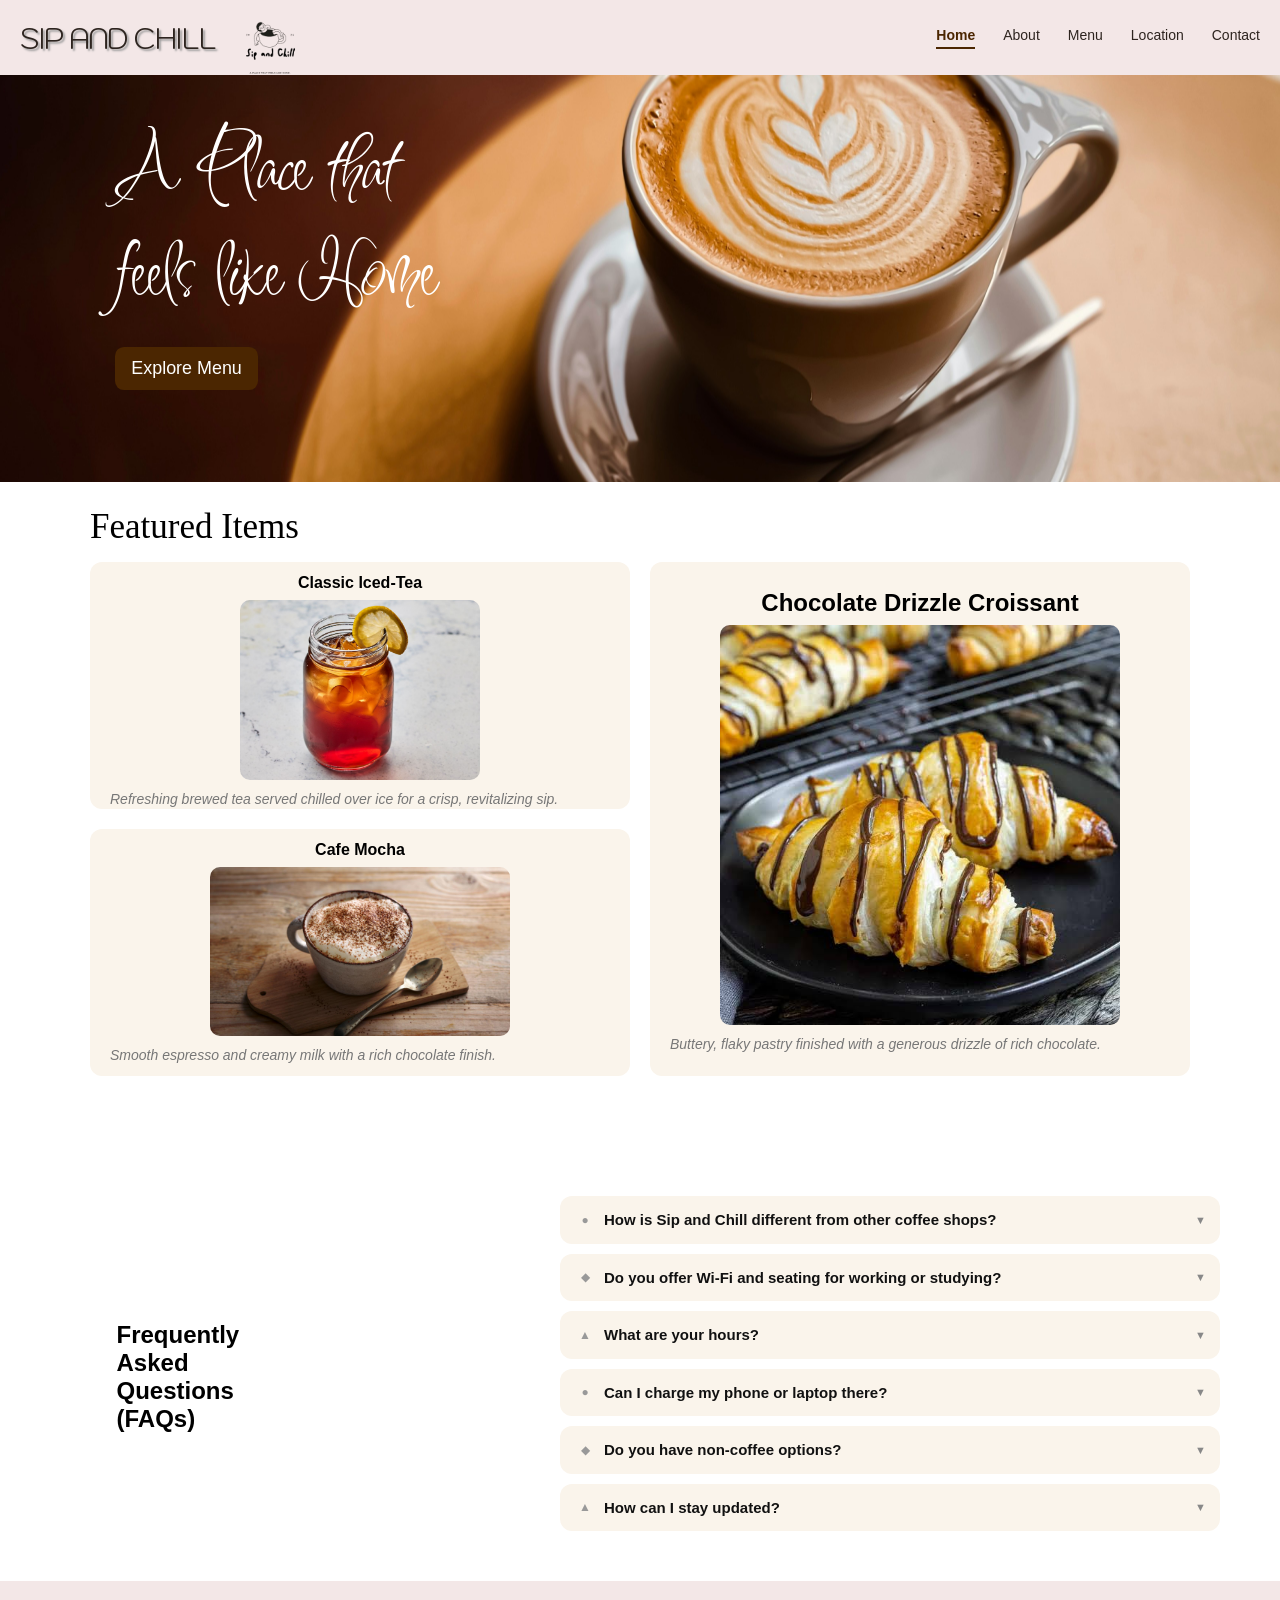
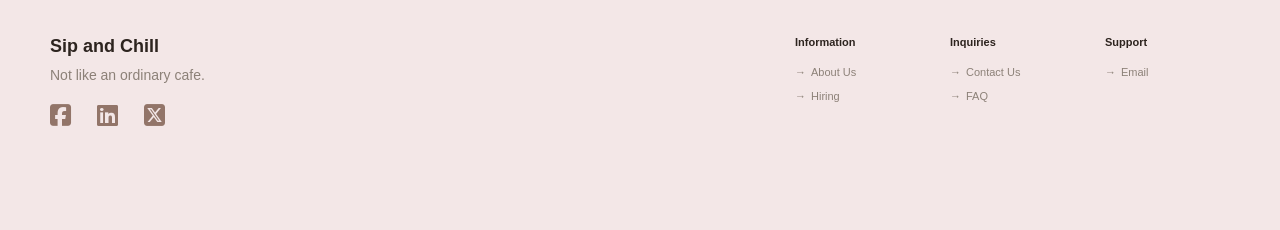
<file: index.html>
<!DOCTYPE html>
<html lang="en">
<head>
    <meta charset="UTF-8">
    <meta name="viewport" content="width=device-width, initial-scale=1.0">
     <!-- fonts pare -->
    <link rel="preconnect" href="https://fonts.googleapis.com">
    <link rel="preconnect" href="https://fonts.gstatic.com" crossorigin>
    <link href="https://fonts.googleapis.com/css2?family=Inspiration&family=Kodchasan:wght@300&display=swap" rel="stylesheet">
    <!-- icons pare -->
    <link rel="stylesheet" href="https://cdnjs.cloudflare.com/ajax/libs/font-awesome/6.5.1/css/all.min.css">
    <link rel="stylesheet" href="index.css">
    <title>Home Page</title>
</head>
<body>
    <header>
        <!-- Sip and Chill Logo -->
        <div class="logo">
            <a href="index.html"><h1>SIP AND CHILL</h1></a>
            <img src="Sip_And_Chill_Logo.png" alt="Sip and Chill Logo" class="logo-img">
        </div>
 
        <!--Laptop-->
        <nav>
            <a href="index.html" class="current">Home</a>
            <a href="about.html">About</a>
            <a href="menu.html">Menu</a>
            <a href="location.html">Location</a>
            <a href="contact.html">Contact</a>
        </nav>

        <!-- Tablet and Phone -->
        <div class="nav2">
            <button class="list-button" onclick="toggleMenu()">
                ☰
            </button>

            <div class="dropdown-list" id="dropdownList">
                <a href="index.html" class="current">HOME</a>
                <a href="about.html">ABOUT</a>
                <a href="menu.html">MENU</a>
                <a href="location.html">LOCATION</a>
                <a href="contact.html">CONTACT</a>
            </div>
        </div>

    </header>

    <!-- Hero Section, explore menu, p -->
    <section class="hero">
            <div class="content">
                <h2>A Place that<br>
                feels like Home</h2>

                <a href="menu.html" class="btn">Explore Menu</a>
            </div> 
            
    </section>

    <!-- Featured Section -->
    <section class="featured-section">
        <h2 class="featured-title">Featured Items</h2>

            <div class="featured-grid">

                <div class="left-items">

                    <div class="item Iced-Tea">

                        <h3>Classic Iced-Tea</h3>
                            <!-- img ng ice tea-->
                            <img src ="classic iced tea.jpg" alt="Classic Iced-Tea">
                            <p>Refreshing brewed tea served chilled over ice for a crisp, revitalizing sip.</p>
                    </div>

                    <div class="item Cafe-Mocha">
                        <h3>Cafe Mocha</h3>
                            <!-- img ng mocha -->
                            <img src="Cafe mocha.jpg" alt="Cafe Mocha">
                            <p>Smooth espresso and creamy milk with a rich chocolate finish.</p>
                    </div>
                </div>

                <div class="right-item">
                    
                    <div class="item Chocolate-Drizzle-Croissant">
                        <h3>Chocolate Drizzle Croissant</h3>
                            <!-- img ng chocolate drizzle croissant -->
                            <img src="Chocolate_Drizzled_Croissant.jpeg" alt="Chocolate Drizzle Croissant">
                            <p>Buttery, flaky pastry finished with a generous drizzle of rich chocolate.</p>
                    </div>

                </div>

            </div> 
    </section>

    <!-- FAQ section -->
    <section class="FAQ" id="FAQ">
        <div class="FAQ-header">
            <h2 class="FAQ - title">Frequently Asked <br>Questions (FAQs)</h2>
        </div>

        <div class = "FAQ-list">
            <!-- FAQ Item 1 -->
            <div class="FAQ-item">

                <button class="FAQ-question">
                    <span class="FAQ-icon">●</span>

                    <span class="Question">How is Sip and Chill different from other coffee shops?</span>

                    <span class="FAQ-arrow">▼</span>
                </button>

                <div class="FAQ-answer">
                    <p>We focus on creating a relaxed, home-like atmosphere where you're welcome to stay as long as you like, whether you're grabbing a quick cup or settling in for the afternoon.</p>
                </div>
            </div>
        
            <!-- FAQ Item 2 -->
            <div class="FAQ-item">
                <button class="FAQ-question">
                    <span class="FAQ-icon">◆</span>

                    <span class="Question">Do you offer Wi-Fi and seating for working or studying?</span>
                    
                    <span class="FAQ-arrow">▼</span>
                </button>

                <div class="FAQ-answer">
                    <p>Yes! We have free Wi-Fi and plenty of seating for 
                    anyone who wants to work, study, or just hang out.</p>
                </div>

            </div>

            <!-- FAQ Item 3 -->
             <div class="FAQ-item">
                <button class="FAQ-question">
                    <span class="FAQ-icon">▲</span>

                    <span class="Question">What are your hours?</span>
                    
                    <span class="FAQ-arrow">▼</span>
                </button>

                <div class="FAQ-answer">
                    <p>Monday to Saturday: 10:00 AM to 2:00 AM<br>
                    Sunday: 10:00 AM to 10:00 PM</p>
                </div>

            </div>

            <!-- FAQ Item 4 -->
             <div class="FAQ-item">
                <button class="FAQ-question">
                    <span class="FAQ-icon">●</span>

                    <span class="Question">Can I charge my phone or laptop there?</span>
                    
                    <span class="FAQ-arrow">▼</span>
                </button>

                <div class="FAQ-answer">
                    <p> Yes, we have outlets available for customers who
                    need to charge their devices while they visit.</p>
                </div>
            </div>

            <!-- FAQ Item 5 -->
             <div class="FAQ-item">
                <button class="FAQ-question">
                    <span class="FAQ-icon">◆</span>

                    <span class="Question">Do you have non-coffee options?</span>
                    
                    <span class="FAQ-arrow">▼</span>
                </button>

                <div class="FAQ-answer">
                    <p>Yes, we offer teas, non-caffeinated drinks, and a few
                    light snacks for anyone who isn't in the mood for coffee.</p>
                </div>
            </div>

            <!-- FAQ Item 6 -->
             <div class="FAQ-item">
                <button class="FAQ-question">
                    <span class="FAQ-icon">▲</span>

                    <span class="Question">How can I stay updated?</span>
                    
                    <span class="FAQ-arrow">▼</span>
                </button>

                <div class="FAQ-answer">
                    <p>Follow us on Instagram and Facebook @sipandchillcafe
                    for our latest updates, promos, and announcements.</p>
                </div>
        </div>


    </section>




    <!-- Footer -->
    <footer class="footer">
        <div class="brand">
            <h2>Sip and Chill</h2>
            <p>Not like an ordinary cafe.</p>

            <!-- Social Media Icons -->   
            <div class="social-icons">
                <a href="https://facebook.com">
                    <i class="fa-brands fa-square-facebook"></i>
                </a>
                <a href="https://linkedin.com">
                    <i class="fa-brands fa-linkedin"></i>
                </a>                    
                <a href="https://x.com">
                    <i class="fa-brands fa-square-x-twitter"></i>
                </a>
            </div>
        </div>

        <!-- Footer Links -->
        <div class="links">
            <div class="column">
                <h3>Information</h3>
                <a href="about.html">About Us</a>
                <a href="https://linkedin.com">Hiring</a>
            </div>

            <div class="column">
                <h3>Inquiries</h3>
                <a href="contact.html">Contact Us</a>
                <a href="#FAQ">FAQ</a>
            </div>

            <div class="column">
                <h3>Support</h3>
                <a href="contact.html">Email</a>
            </div>
        </div>
    </footer>

    <!-- JavaScript for dropdown menu and FAQ toggle -->
    <script>
        <!--nav-->
        function toggleMenu() {
            const menu = document.getElementById("dropdownList");

            if (menu.style.display === "block") {
                menu.style.display = "none";
            } else {
                menu.style.display = "block";
            }
        }
        <!--faq drop-->
        document.querySelectorAll(".FAQ-question").forEach(button => {
            button.addEventListener("click", () => {
                button.parentElement.classList.toggle("active");
            });
        });
    </script>

</body>
</html>
</file>
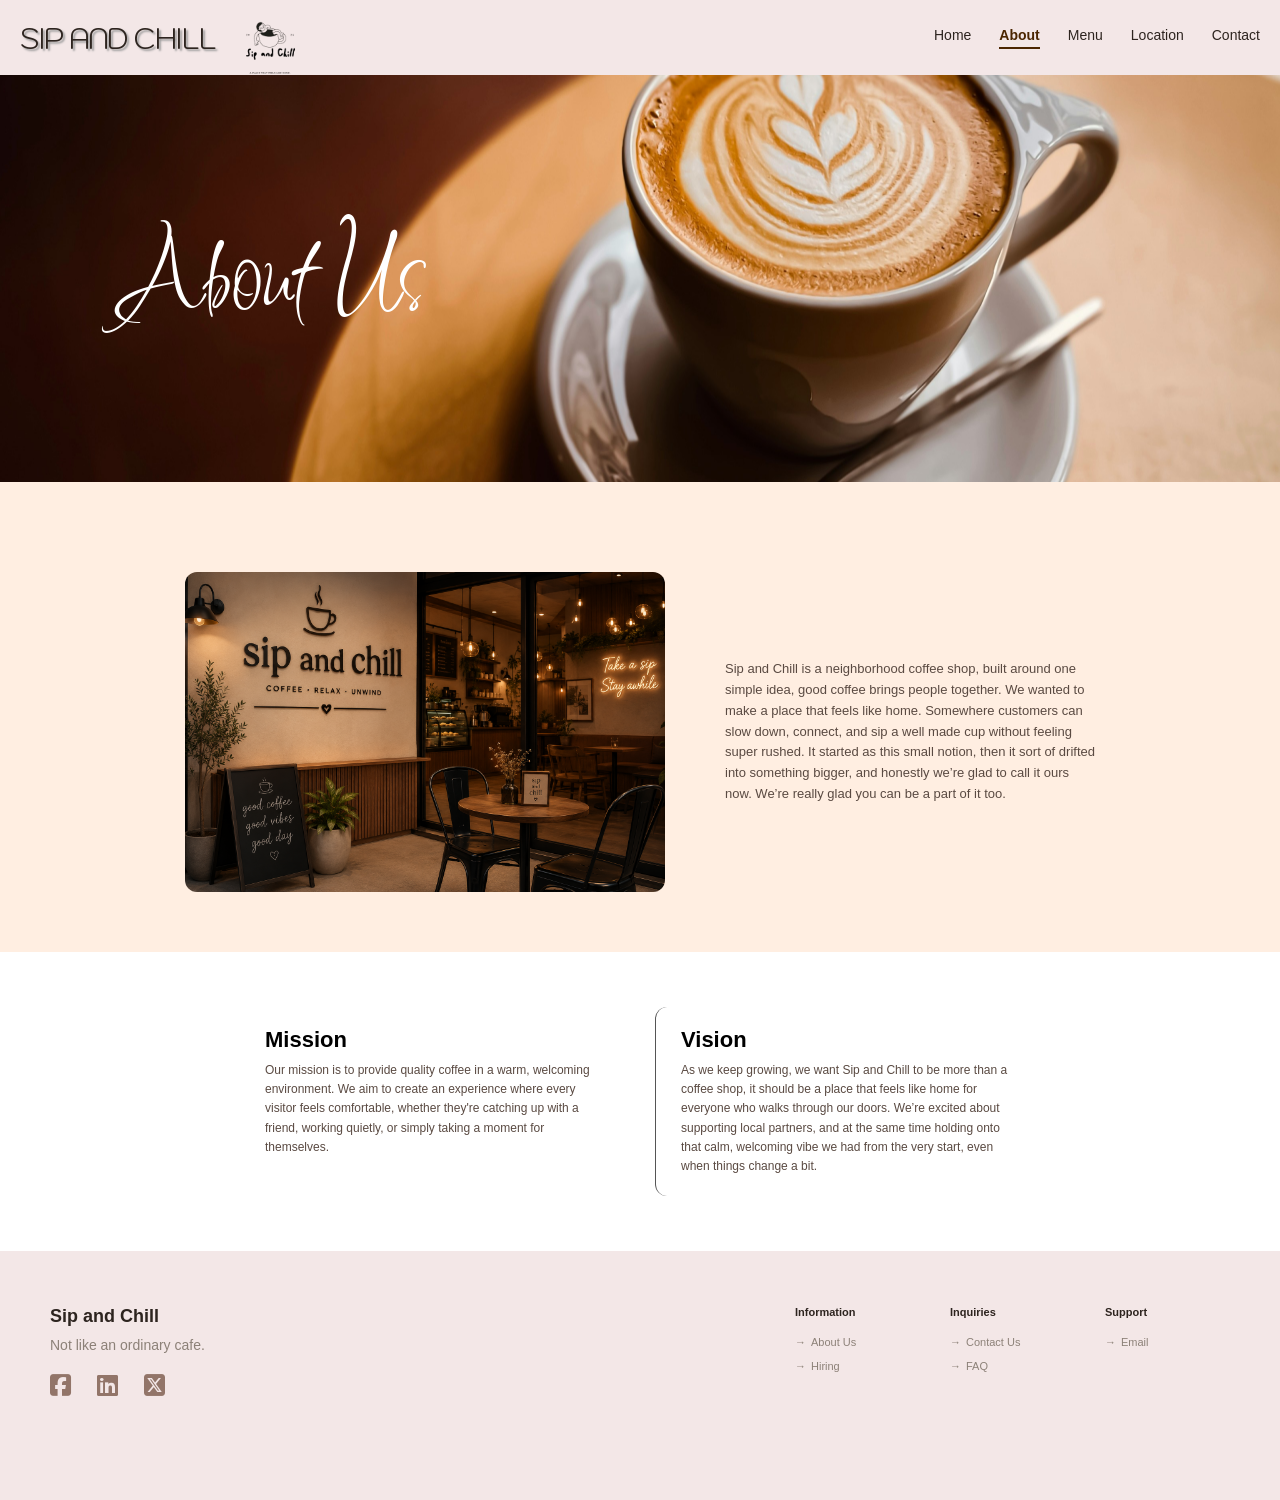
<file: about.html>
<!DOCTYPE html>
<html lang="en">
<head>
  <meta charset="UTF-8">
    <meta name="viewport" content="width=device-width, initial-scale=1.0">
     <!-- fonts pare -->
    <link rel="preconnect" href="https://fonts.googleapis.com">
    <link rel="preconnect" href="https://fonts.gstatic.com" crossorigin>
    <link href="https://fonts.googleapis.com/css2?family=Inspiration&family=Kodchasan:wght@300&display=swap" rel="stylesheet">
    <!-- icons pare -->
    <link rel="stylesheet" href="https://cdnjs.cloudflare.com/ajax/libs/font-awesome/6.5.1/css/all.min.css">
    <link rel="stylesheet" href="about.css">
    <title>About</title>
</head>
<body>
    <header>
        <!-- Sip and Chill Logo -->
        <div class="logo">
            <a href="index.html"><h1>SIP AND CHILL</h1></a>
            <img src="Sip_And_Chill_Logo.png" alt="Sip and Chill Logo" class="logo-img">
        </div>
 
        <nav>
            <a href="index.html">Home</a>
            <a href="about.html" class="current">About</a>
            <a href="menu.html">Menu</a>
            <a href="location.html">Location</a>
            <a href="contact.html">Contact</a>
        </nav>

        <!-- Tablet and Phone -->
        <div class="nav2">
            <button class="list-button" onclick="toggleMenu()">
                ☰
            </button>

            <div class="dropdown-list" id="dropdownList">
                <a href="index.html">HOME</a>
                <a href="about.html" class="current">ABOUT</a>
                <a href="menu.html">MENU</a>
                <a href="location.html">LOCATION</a>
                <a href="contact.html">CONTACT</a>
            </div>
        </div>
        
    </header>

    <!-- Hero Section, About Us, p -->
    <section class="hero">
            <div class="content">
                <h2>About Us</h2>
            </div> 
    </section>

    <section class="about-title">
    </section>
    
    <section class="about-intro">
        <img src="interior.png" alt="Inside Sip and Chill">
        <p>Sip and Chill is a neighborhood coffee shop, built around one simple idea, good coffee brings people together. We wanted to make a place that feels like home. Somewhere customers can slow down, connect, and sip a well made cup without feeling super rushed. It started as this small notion, then it sort of drifted into something bigger, and honestly we’re glad to call it ours now. We’re really glad you can be a part of it too.</p>
    </section>

    

    <!-- Mission and Vision -->
     <section class="mission-vision">
        <div class="mission">
            <h2>Mission</h2>
            <p>Our mission is to provide quality coffee in a warm, welcoming environment. We aim to create an experience where every visitor feels comfortable, whether they're catching up with a friend, working quietly, or simply taking a moment for themselves.</p>
        </div>
        <div class="vision">
            <h2>Vision</h2>
            <p>As we keep growing, we want Sip and Chill to be more than a coffee shop, it should be a place that feels like home for everyone who walks through our doors. We’re excited about supporting local partners, and at the same time holding onto that calm, welcoming vibe we had from the very start, even when things change a bit.
            </p>
        </div>
    </section>
    
    <!-- Footer -->
    <footer class="footer">
        <div class="brand">
            <h2>Sip and Chill</h2>
            <p>Not like an ordinary cafe.</p>

            <!-- Social Media Icons -->   
            <div class="social-icons">
                <a href="https://facebook.com">
                    <i class="fa-brands fa-square-facebook"></i>
                </a>
                <a href="https://linkedin.com">
                    <i class="fa-brands fa-linkedin"></i>
                </a>                    
                <a href="https://x.com">
                    <i class="fa-brands fa-square-x-twitter"></i>
                </a>
            </div>
        </div>

        <!-- Footer Links -->
        <div class="links">
            <div class="column">
                <h3>Information</h3>
                <a href="about.html">About Us</a>
                <a href="https://linkedin.com">Hiring</a>
            </div>

            <div class="column">
                <h3>Inquiries</h3>
                <a href="contact.html">Contact Us</a>
                <a href="index.html#FAQ">FAQ</a>
            </div>

            <div class="column">
                <h3>Support</h3>
                <a href="contact.html">Email</a>
            </div>
        </div>
    </footer>

    <!-- JavaScript for dropdown menu and FAQ toggle -->
    <script>
        <!--nav-->
        function toggleMenu() {
            const menu = document.getElementById("dropdownList");

            if (menu.style.display === "block") {
                menu.style.display = "none";
            } else {
                menu.style.display = "block";
            }
        }
        <!--faq drop-->
        document.querySelectorAll(".FAQ-question").forEach(button => {
            button.addEventListener("click", () => {
                button.parentElement.classList.toggle("active");
            });
        });
    </script>

</body>
</html>
</file>
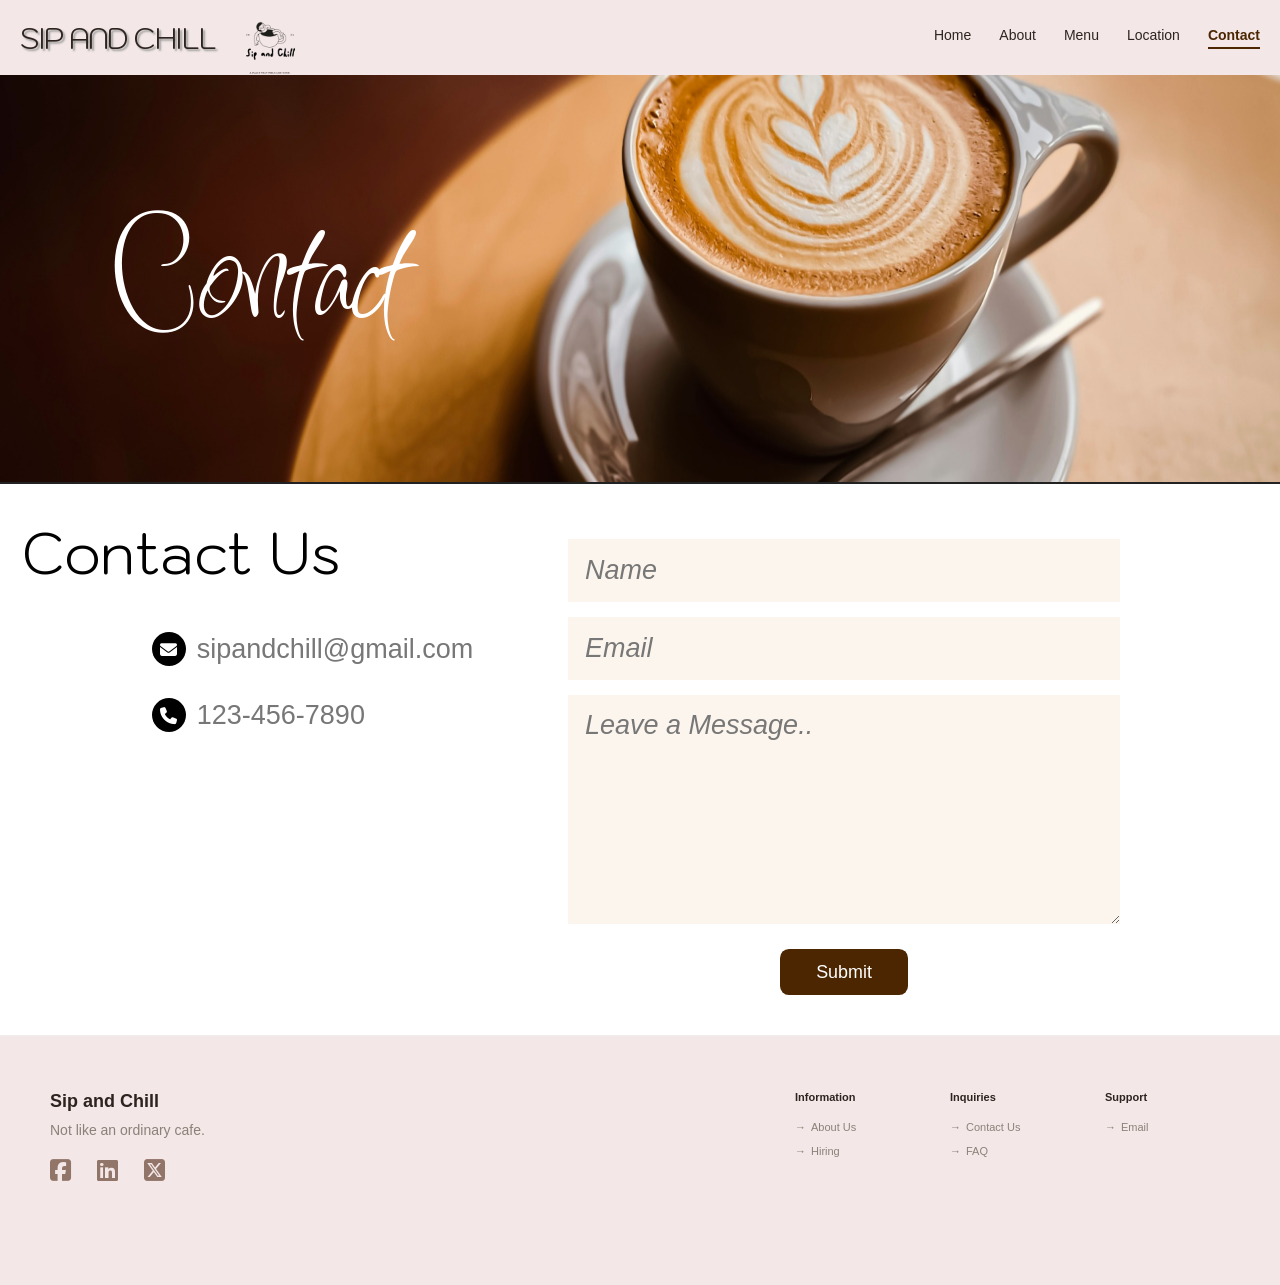
<file: contact.html>
<!DOCTYPE html>
<html lang="en">
<head>
  <meta charset="UTF-8">
    <meta name="viewport" content="width=device-width, initial-scale=1.0">
     <!-- fonts pare -->
    <link rel="preconnect" href="https://fonts.googleapis.com">
    <link rel="preconnect" href="https://fonts.gstatic.com" crossorigin>
    <link href="https://fonts.googleapis.com/css2?family=Inspiration&family=Kodchasan:wght@300&display=swap" rel="stylesheet">
    <!-- icons pare -->
    <link rel="stylesheet" href="https://cdnjs.cloudflare.com/ajax/libs/font-awesome/6.5.1/css/all.min.css">
    <link rel="stylesheet" href="contact.css">
    <title>Contact</title>
</head>
<body>
    <header>
        <!-- Sip and Chill Logo -->
        <div class="logo">
            <a href="index.html"><h1>SIP AND CHILL</h1></a>
            <img src="Sip_And_Chill_Logo.png" alt="Sip and Chill Logo" class="logo-img">
        </div>
 
        <!--Laptop-->
        <nav>
            <a href="index.html">Home</a>
            <a href="about.html">About</a>
            <a href="menu.html">Menu</a>
            <a href="location.html">Location</a>
            <a href="contact.html" class="current">Contact</a>
        </nav>

        <!-- Tablet and Phone -->
        <div class="nav2">
            <button class="list-button" onclick="toggleMenu()">
                ☰
            </button>

            <div class="dropdown-list" id="dropdownList">
                <a href="index.html">HOME</a>
                <a href="about.html">ABOUT</a>
                <a href="menu.html">MENU</a>
                <a href="location.html">LOCATION</a>
                <a href="contact.html" class="current">CONTACT</a>
            </div>
        </div>
    </header>

    <!-- Hero Section -->
    <section class="hero">
            <div class="content">
                <h2>Contact</h2>
            </div> 
            
    </section>


    <section class="contact-section">
        <!--Left-->
        <div class="contact-info">
            <h1>Contact Us</h1>

            <div class="contact-item">
                <div class="icon">
                    <i class="fa-solid fa-envelope"></i>
                </div>

                <span>sipandchill@gmail.com</span>
            </div>

            <div class="contact-item">
                <div class="icon">
                    <i class="fa-solid fa-phone"></i>
                </div>
                <span>123-456-7890</span>
            </div>
        </div>
        
            <!--right-->
            <form class="contact-form" id="contactForm">
                <input type="text" placeholder="Name" required>

                <input type="email" placeholder="Email" required>

                <textarea placeholder="Leave a Message.." required></textarea>

                <button type="submit" class="submit-btn">Submit</button>
            </form>
        </div>

        
    </section>

    
    <!-- Footer -->
    <footer class="footer">
        <div class="brand">
            <h2>Sip and Chill</h2>
            <p>Not like an ordinary cafe.</p>

            <!-- Social Media Icons -->   
            <div class="social-icons">
                <a href="https://facebook.com">
                    <i class="fa-brands fa-square-facebook"></i>
                </a>
                <a href="https://linkedin.com">
                    <i class="fa-brands fa-linkedin"></i>
                </a>                    
                <a href="https://x.com">
                    <i class="fa-brands fa-square-x-twitter"></i>
                </a>
            </div>
        </div>

        <!-- Footer Links -->
        <div class="links">
            <div class="column">
                <h3>Information</h3>
                <a href="about.html">About Us</a>
                <a href="https://linkedin.com">Hiring</a>
            </div>

            <div class="column">
                <h3>Inquiries</h3>
                <a href="contact.html">Contact Us</a>
                <a href="index.html#FAQ">FAQ</a>
            </div>

            <div class="column">
                <h3>Support</h3>
                <a href="contact.html">Email</a>
            </div>
        </div>
    </footer>

    <!-- JavaScript for dropdown menu and FAQ toggle -->
    <script>
        // nav //
        function toggleMenu() {
            const menu = document.getElementById("dropdownList");

            if (menu.style.display === "block") {
                menu.style.display = "none";
            } else {
                menu.style.display = "block";
            }
        }
        // faq drop //
        document.querySelectorAll(".FAQ-question").forEach(button => {
            button.addEventListener("click", () => {
                button.parentElement.classList.toggle("active");
            });
        });
        /* contact form */
        document.getElementById("contactForm").addEventListener("submit", function(e){
            e.preventDefault();
            alert("Thank you! Your message has been sent.");
            this.reset();
        });
    </script>

</body>
</html>
</file>
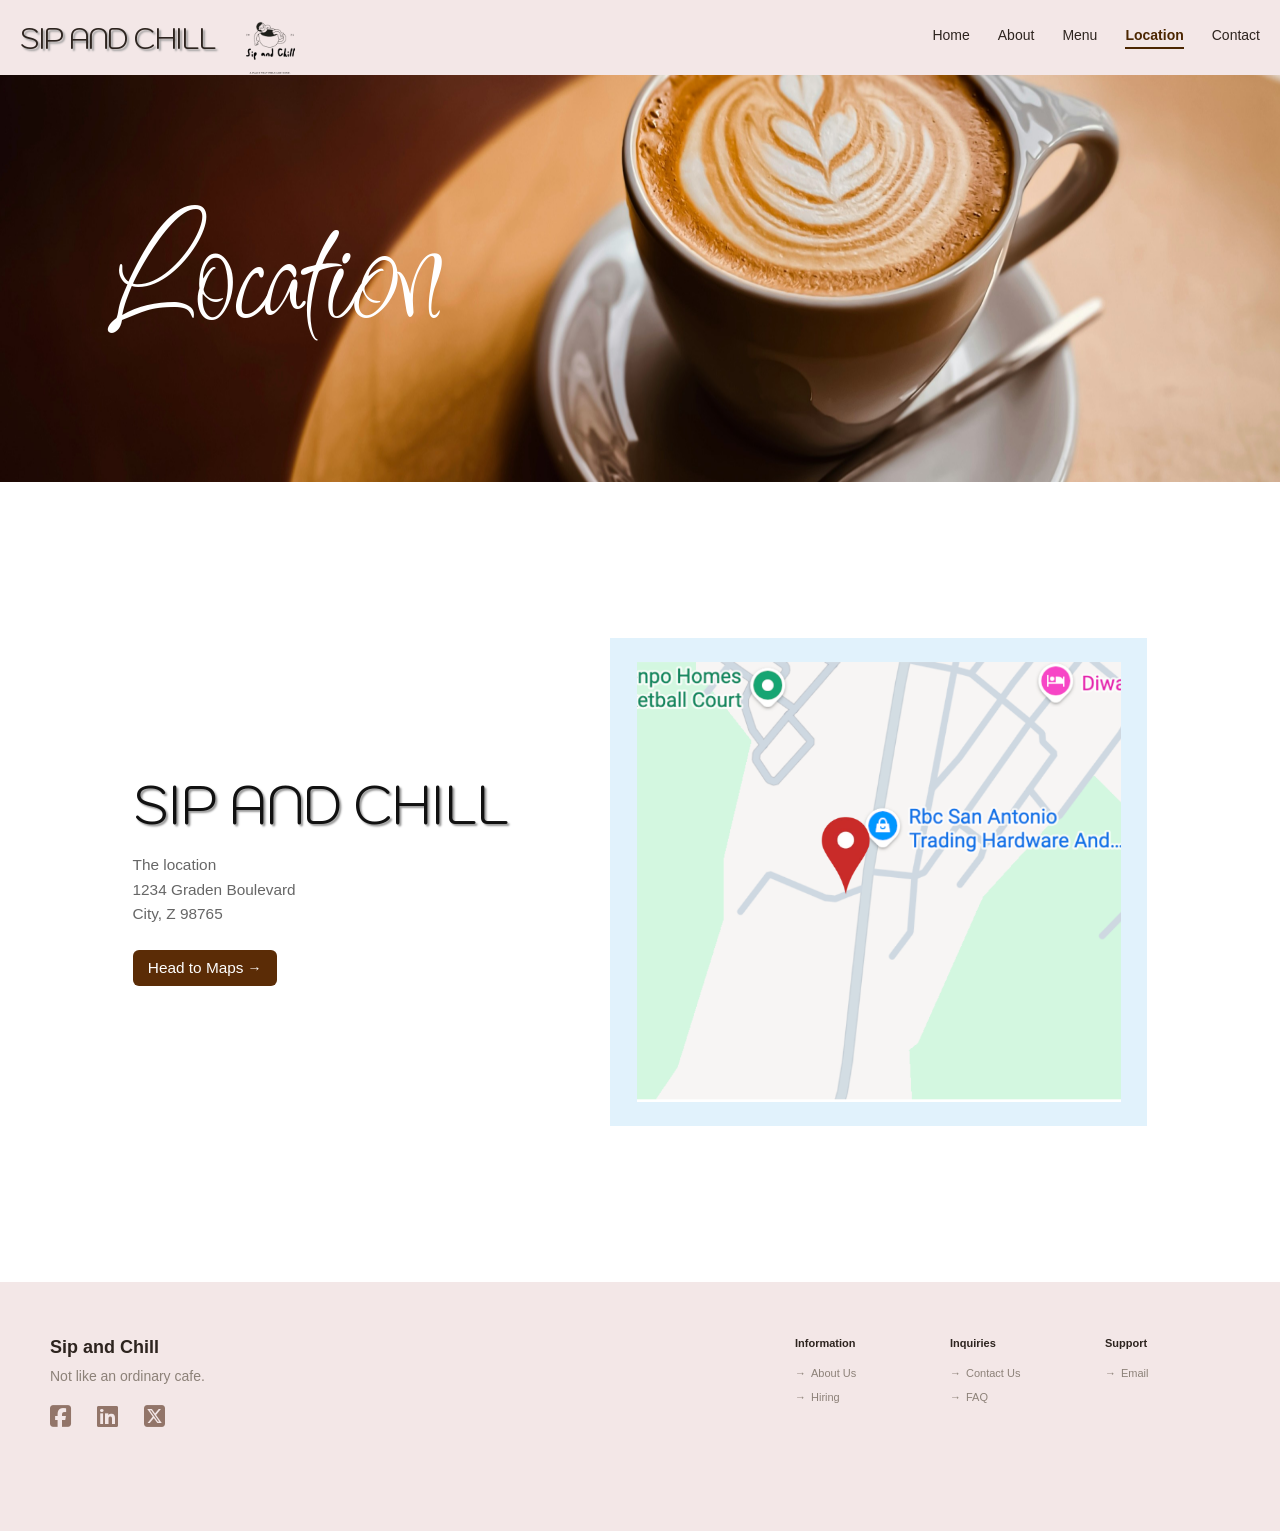
<file: location.html>
<!DOCTYPE html>
<html lang="en">
<head>
 <meta charset="UTF-8">
    <meta name="viewport" content="width=device-width, initial-scale=1.0">
     <!-- fonts pare -->
    <link rel="preconnect" href="https://fonts.googleapis.com">
    <link rel="preconnect" href="https://fonts.gstatic.com" crossorigin>
    <link href="https://fonts.googleapis.com/css2?family=Inspiration&family=Kodchasan:wght@300&display=swap" rel="stylesheet">
    <!-- icons pare -->
    <link rel="stylesheet" href="https://cdnjs.cloudflare.com/ajax/libs/font-awesome/6.5.1/css/all.min.css">
    <link rel="stylesheet" href="location.css">
    <title>Location</title>
</head>
<body>
    <header>
        <!-- Sip and Chill Logo -->
        <div class="logo">
            <a href="index.html"><h1>SIP AND CHILL</h1></a>
            <img src="Sip_And_Chill_Logo.png" alt="Sip and Chill Logo" class="logo-img">
        </div>
 
        <!--Laptop-->
        <nav>
            <a href="index.html">Home</a>
            <a href="about.html">About</a>
            <a href="menu.html">Menu</a>
            <a href="location.html" class="current">Location</a>
            <a href="contact.html">Contact</a>
        </nav>

        <!-- Tablet and Phone -->
        <div class="nav2">
            <button class="list-button" onclick="toggleMenu()">
                ☰
            </button>

            <div class="dropdown-list" id="dropdownList">
                <a href="index.html">HOME</a>
                <a href="about.html">ABOUT</a>
                <a href="menu.html">MENU</a>
                <a href="location.html" class="current">LOCATION</a>
                <a href="contact.html">CONTACT</a>
            </div>
        </div>
    </header>

    <!-- Hero Section -->
    <section class="hero">
            <div class="content">
                <h2>Location</h2>
            </div> 
            
    </section>


    <!--Location-->
    <section class="location">

        <!--Left-->
        <div class="location-info">

            <h1 class="title">SIP AND CHILL</h1>
            
            <p class="address">The location<br>
            1234 Graden Boulevard<br>
            City, Z 98765</p>

            <a href="https://www.google.com/maps" class="map-button">Head to Maps<span class="arrow">→</span></a>

        </div>

        <!--right-->
        <div class="map">
            <img src="pin.png" alt="Location" class="pin">
        </div>

    </section>


    
    <!-- Footer -->
    <footer class="footer">
        <div class="brand">
            <h2>Sip and Chill</h2>
            <p>Not like an ordinary cafe.</p>

            <!-- Social Media Icons -->   
            <div class="social-icons">
                <a href="https://facebook.com">
                    <i class="fa-brands fa-square-facebook"></i>
                </a>
                <a href="https://linkedin.com">
                    <i class="fa-brands fa-linkedin"></i>
                </a>                    
                <a href="https://x.com">
                    <i class="fa-brands fa-square-x-twitter"></i>
                </a>
            </div>
        </div>

        <!-- Footer Links -->
        <div class="links">
            <div class="column">
                <h3>Information</h3>
                <a href="about.html">About Us</a>
                <a href="https://linkedin.com">Hiring</a>
            </div>

            <div class="column">
                <h3>Inquiries</h3>
                <a href="contact.html">Contact Us</a>
                <a href="index.html#FAQ">FAQ</a>
            </div>

            <div class="column">
                <h3>Support</h3>
                <a href="contact.html">Email</a>
            </div>
        </div>
    </footer>

    <!-- JavaScript for dropdown menu and FAQ toggle -->
    <script>
        <!--nav-->
        function toggleMenu() {
            const menu = document.getElementById("dropdownList");

            if (menu.style.display === "block") {
                menu.style.display = "none";
            } else {
                menu.style.display = "block";
            }
        }
        <!--faq drop-->
        document.querySelectorAll(".FAQ-question").forEach(button => {
            button.addEventListener("click", () => {
                button.parentElement.classList.toggle("active");
            });
        });
    </script>

</body>
</html>
</file>
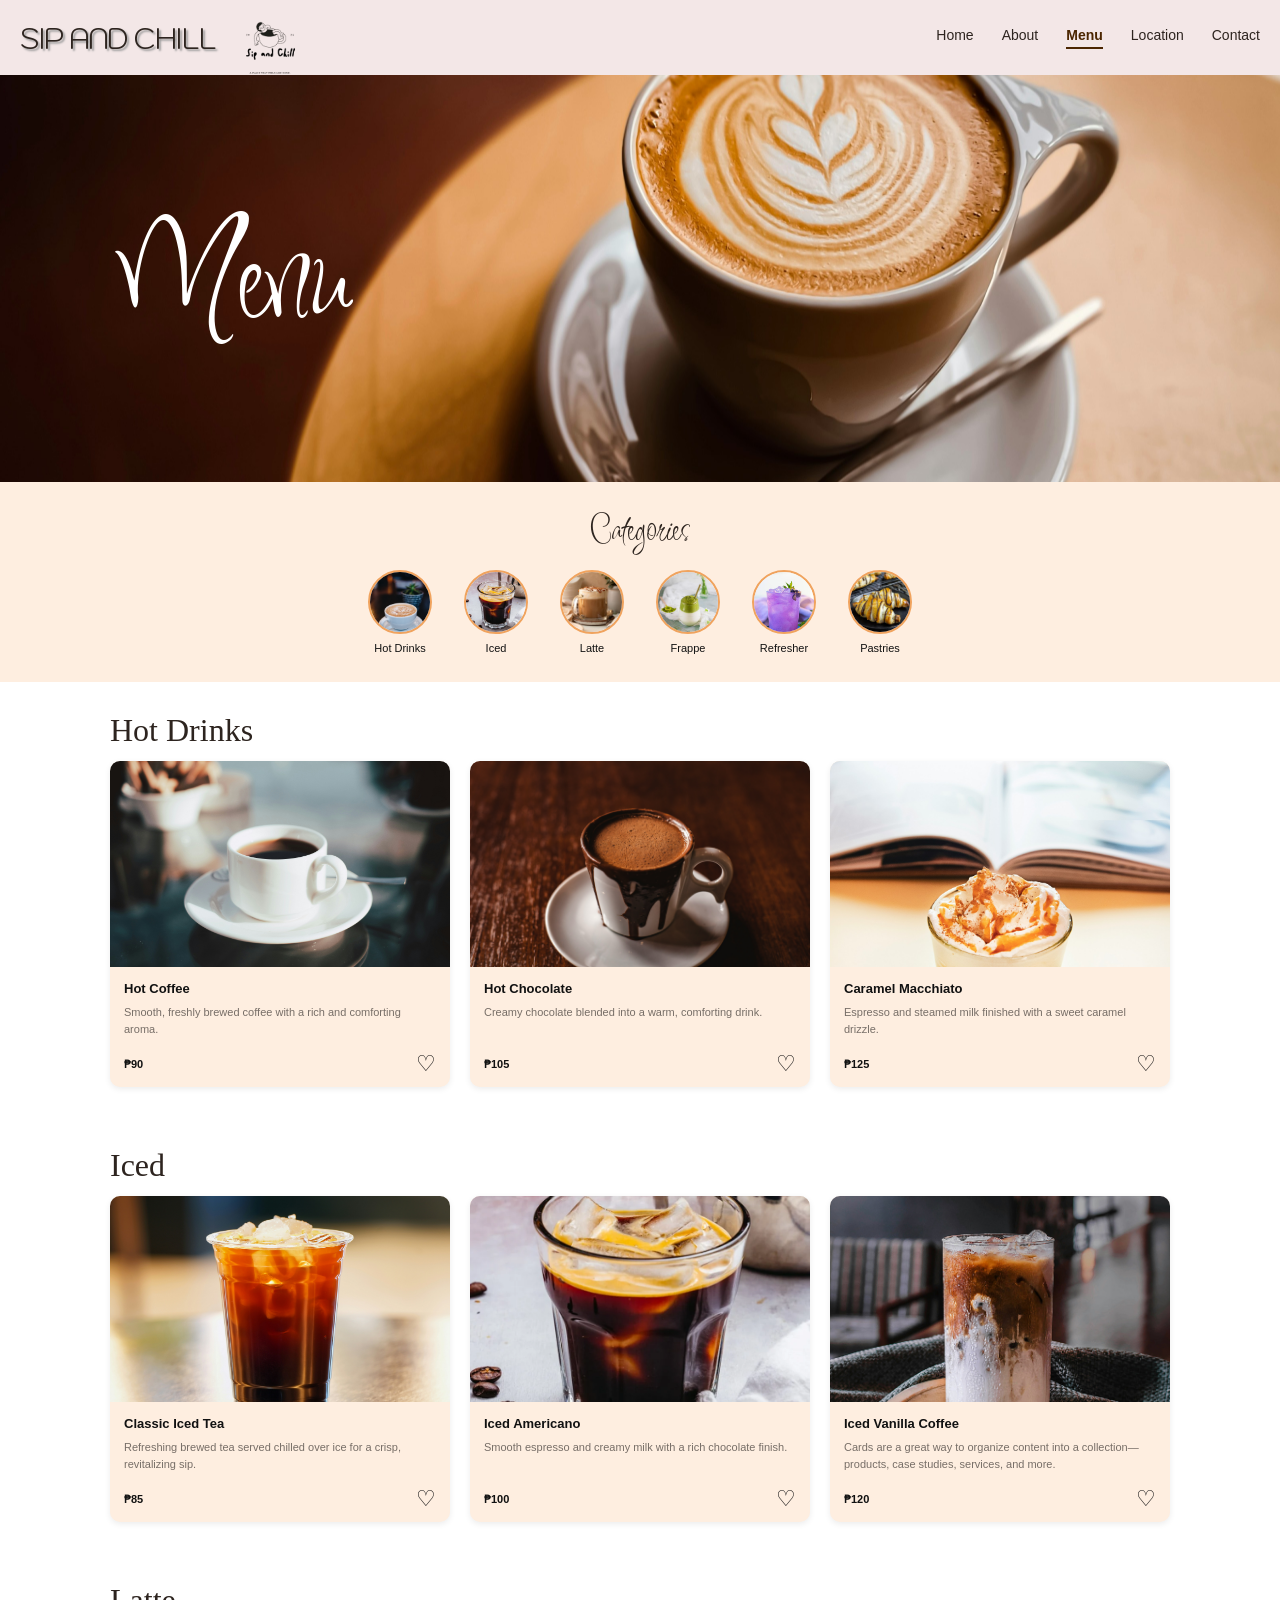
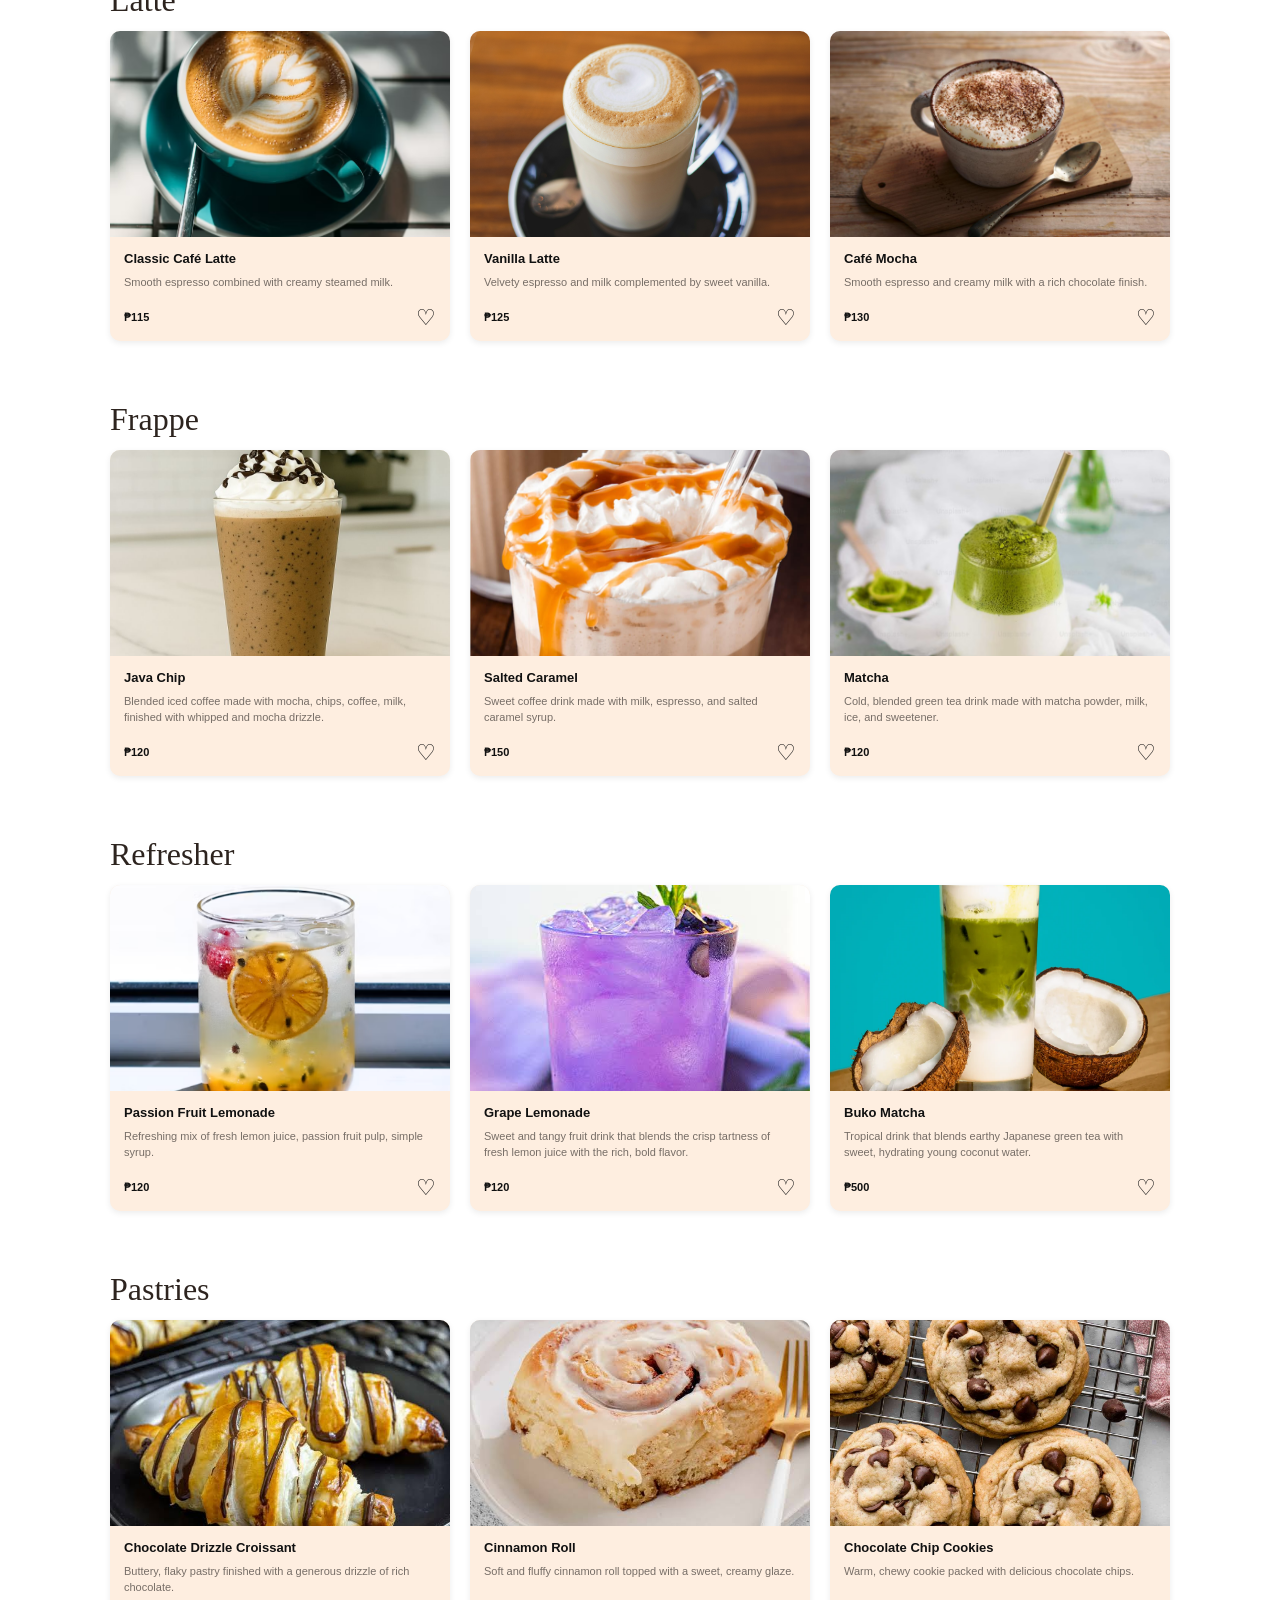
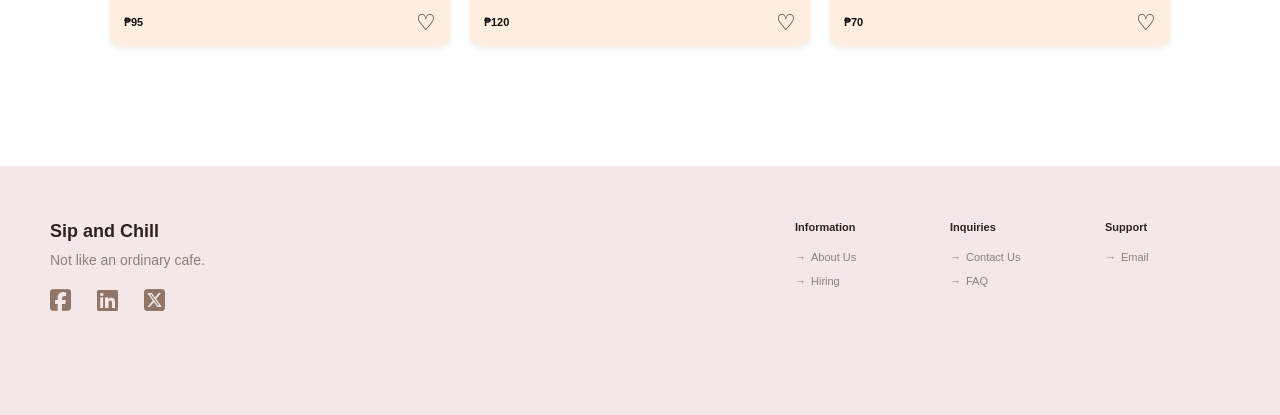
<file: menu.html>
<!DOCTYPE html>
<html lang="en">
<head>
  <meta charset="UTF-8">
    <meta name="viewport" content="width=device-width, initial-scale=1.0">
     <!-- fonts pare -->
    <link rel="preconnect" href="https://fonts.googleapis.com">
    <link rel="preconnect" href="https://fonts.gstatic.com" crossorigin>
    <link href="https://fonts.googleapis.com/css2?family=Inspiration&family=Kodchasan:wght@300&display=swap" rel="stylesheet">
    <!-- icons pare -->
    <link rel="stylesheet" href="https://cdnjs.cloudflare.com/ajax/libs/font-awesome/6.5.1/css/all.min.css">
    <link rel="stylesheet" href="menu.css">
    <title>Menu</title>
</head>
<body>
    <header>
        <!-- Sip and Chill Logo -->
        <div class="logo">
            <a href="index.html"><h1>SIP AND CHILL</h1></a>
            <img src="Sip_And_Chill_Logo.png" alt="Sip and Chill Logo" class="logo-img">
        </div>
 
        <nav>
            <a href="index.html">Home</a>
            <a href="about.html">About</a>
            <a href="menu.html" class="current">Menu</a>
            <a href="location.html">Location</a>
            <a href="contact.html">Contact</a>
        </nav>

        <!-- Tablet and Phone -->
        <div class="nav2">
            <button class="list-button" onclick="toggleMenu()">
                ☰
            </button>

            <div class="dropdown-list" id="dropdownList">
                <a href="index.html">HOME</a>
                <a href="about.html" >ABOUT</a>
                <a href="menu.html" class="current">MENU</a>
                <a href="location.html">LOCATION</a>
                <a href="contact.html">CONTACT</a>
            </div>
        </div>
        
    </header>

    <!-- Hero Section -->
    <section class="hero">
            <div class="content">
                <h2>Menu</h2>
            </div> 
    </section>

    


    <!-- category --> 
     <section class="categories"> 
        <h2>Categories</h2> 
            <div class="category-list"> 
                <!--hot drinks-->
                <a href="#hot-drinks" class="category-item"> 
                    <img src="Hot .avif" alt="hot-drinks"> 
                    <span>Hot Drinks</span> 
                </a> 
                
                <!--iced-->
                <a href="#iced" class="category-item"> 
                    <img src="Iced-Americano-008.webp" alt="Iced"> 
                    <span>Iced</span> 
                </a> 
                
                <!--latte-->
                <a href="#latte" class="category-item"> 
                    <img src="latte.jpeg" alt="latte"> 
                    <span>Latte</span> 
                </a> 
                
                <!--frappe-->
                <a href="#frappe" class="category-item">
                    <img src="frappe.avif" alt="frappe"> 
                    <span>Frappe</span> 
                </a> 
                
                <!--refresher-->
                <a href="#refresher" class="category-item"> 
                    <img src="refreshener.jpeg" alt="refreser"> 
                    <span>Refresher</span> 
                </a> 
                
                <!--pastries-->
                <a href="#pastries" class="category-item"> 
                    <img src="Chocolate_Drizzled_Croissant.jpeg" alt="pastries"> 
                    <span>Pastries</span> 
                </a> 
            </div> 
        </section>

        <!-- MENU CONTENT --> 
        <main class="menu-container"> 
            <!-- HOT DRINKS --> 
            <section class="menu-section" id="hot-drinks"> 
                <h2>Hot Drinks</h2> 

                <div class="menu-grid"> 
                    <article class="menu-card"> 
                        <img src="hot coffee.jpg" alt="Hot coffee"> 
                        
                        <div class="card-content"> 
                            <h3>Hot Coffee</h3> 
                            <p>Smooth, freshly brewed coffee with a rich and comforting aroma.</p> 
                            <div class="card-bottom"> 
                                <span class="price">₱90</span> 
                                <button class="heart" aria-label="Add Hot Coffee to favorites" aria-pressed="false">♡</button> 
                            </div> 
                        </div> 
                    </article> 
                    
                    
                    <article class="menu-card"> 
                        <img src="hot chocolate.jpg" alt="Hot chocolate"> 
                        <div class="card-content"> 
                            <h3>Hot Chocolate</h3> 
                            <p>Creamy chocolate blended into a warm, comforting drink.</p> 
                            <div class="card-bottom"> 
                                <span class="price">₱105</span> 
                                <button class="heart" aria-label="Add Hot Chocolate to favorites" aria-pressed="false">♡</button> 
                            </div> 
                        </div> 
                    </article> 
                    
                    <article class="menu-card"> 
                        <img src="caramel mach.jpg" alt="Caramel Macchiato"> 
                        <div class="card-content"> 
                            <h3>Caramel Macchiato</h3> 
                            <p>Espresso and steamed milk finished with a sweet caramel drizzle.</p> 
                            <div class="card-bottom"> 
                                <span class="price">₱125</span> 
                                <button class="heart" aria-label="Add Caramel Macchiato to favorites" aria-pressed="false">♡</button> 
                            </div> 
                        </div> 
                    </article> 
                </div> 
            </section> 
            
            <!-- ICED DRINKS --> 
             <section class="menu-section" id="iced"> 
                <h2>Iced</h2> 
                <div class="menu-grid"> 
                    <article class="menu-card"> 
                        <img src="iced tea.jpg" alt="Iced tea"> 
                        <div class="card-content"> 
                            <h3>Classic Iced Tea</h3> 
                            <p>Refreshing brewed tea served chilled over ice for a crisp, revitalizing sip.</p> <div class="card-bottom"> 
                                <span class="price">₱85</span> 
                                <button class="heart" aria-label="Add Classic Iced Tea to favorites" aria-pressed="false">♡</button> 
                            </div> 
                        </div> 
                    </article> 
                    
                    <article class="menu-card"> 
                        <img src="Iced-Americano-008.webp" alt="Iced Americano"> 
                        <div class="card-content"> 
                            <h3>Iced Americano</h3> 
                            <p>Smooth espresso and creamy milk with a rich chocolate finish.</p> 
                            <div class="card-bottom"> 
                                <span class="price">₱100</span> 
                                <button class="heart" aria-label="Add Iced Americano to favorites" aria-pressed="false">♡</button> 
                            </div> 
                        </div> 
                    </article> 
                    
                    <article class="menu-card"> 
                        <img src="vanilla-coffee.jpg" alt="Iced vanilla coffee"> 
                        <div class="card-content"> 
                            <h3>Iced Vanilla Coffee</h3> 
                            <p>Cards are a great way to organize content into a collection—products, case studies, services, and more.</p> 
                            <div class="card-bottom"> 
                                <span class="price">₱120</span> 
                                <button class="heart" aria-label="Add Iced Vanilla Coffee to favorites" aria-pressed="false">♡</button> 
                            </div> 
                        </div> 
                    </article> 
                </div> 
            </section> 
            
            <!-- LATTE --> 
             <section class="menu-section" id="latte"> 
                <h2>Latte</h2> 
                <div class="menu-grid"> 
                    <article class="menu-card">
                        <img src="cafe latte.avif" alt="Classic cafe latte"> 
                        <div class="card-content"> 
                            <h3>Classic Café Latte</h3> 
                            <p>Smooth espresso combined with creamy steamed milk.</p> 
                            <div class="card-bottom"> 
                                <span class="price">₱115</span> 
                                <button class="heart" aria-label="Add Classic Café Latte to favorites" aria-pressed="false">♡</button> 
                            </div> 
                        </div> 
                    </article> 

                    <article class="menu-card"> 
                        <img src="vanilla latte.jpg" alt="Vanilla latte"> 
                        <div class="card-content"> 
                            <h3>Vanilla Latte</h3> 
                            <p>Velvety espresso and milk complemented by sweet vanilla.</p> 
                            <div class="card-bottom"> 
                                <span class="price">₱125</span> 
                                <button class="heart" aria-label="Add Vanilla Latte to favorites" aria-pressed="false">♡</button> 
                            </div> 
                        </div> 
                    </article> 
                    
                    <article class="menu-card"> 
                        <img src="Cafe mocha.jpg" alt="Cafe mocha"> 
                        <div class="card-content"> 
                            <h3>Café Mocha</h3> 
                            <p>Smooth espresso and creamy milk with a rich chocolate finish.</p> 
                            <div class="card-bottom"> 
                                <span class="price">₱130</span> 
                                <button class="heart" aria-label="Add Café Mocha to favorites" aria-pressed="false">♡</button> 
                            </div> 
                        </div> 
                    </article> 
                </div> 
            </section> 
            
            <!-- FRAPPE --> 
             <section class="menu-section" id="frappe"> 
                <h2>Frappe</h2> 
                <div class="menu-grid"> 
                    <article class="menu-card"> 
                        <img src="java-chip-post.jpg" alt="Java chip"> 
                        <div class="card-content"> 
                            <h3>Java Chip</h3> 
                            <p>Blended iced coffee made with mocha, chips, coffee, milk, finished with whipped and mocha drizzle.</p> 
                            <div class="card-bottom"> 
                                <span class="price">₱120</span> 
                                <button class="heart" aria-label="Add Java Chip to favorites" aria-pressed="false">♡</button> 
                            </div> 
                        </div> 
                    </article> 
                    
                    <article class="menu-card"> 
                        <img src="salted caramel 2.jpg" alt="Salted caramel">
                        <div class="card-content"> 
                            <h3>Salted Caramel</h3> 
                            <p>Sweet coffee drink made with milk, espresso, and salted caramel syrup.</p> <div class="card-bottom"> 
                                <span class="price">₱150</span> 
                                <button class="heart" aria-label="Add Salted Caramel to favorites" aria-pressed="false">♡</button> 
                            </div> 
                        </div> 
                    </article> 
                    
                    <article class="menu-card"> 
                        <img src="frappe.avif" alt="Matcha"> 
                        <div class="card-content"> 
                            <h3>Matcha</h3> 
                            <p>Cold, blended green tea drink made with matcha powder, milk, ice, and sweetener.</p> 
                            <div class="card-bottom"> 
                                <span class="price">₱120</span> 
                                <button class="heart" aria-label="Add Matcha to favorites" aria-pressed="false">♡</button> 
                            </div> 
                        </div> 
                    </article> 
                </div> 
            </section> 
            
            <!-- REFRESHERS --> 
             <section class="menu-section" id="refresher"> 
                <h2>Refresher</h2> 
                <div class="menu-grid"> 
                    <article class="menu-card"> 
                        <img src="passionfruit.png" alt="Passion fruit lemonade"> 
                        <div class="card-content"> 
                            <h3>Passion Fruit Lemonade</h3> 
                            <p>Refreshing mix of fresh lemon juice, passion fruit pulp, simple syrup.</p> 
                            <div class="card-bottom"> 
                                <span class="price">₱120</span> 
                                <button class="heart" aria-label="Add Passion Fruit Lemonade to favorites" aria-pressed="false">♡</button> 
                            </div> 
                        </div> 
                    </article> 
                    
                    <article class="menu-card"> 
                        <img src="refreshener.jpeg" alt="Grape lemonade"> 
                        <div class="card-content"> 
                            <h3>Grape Lemonade</h3> 
                            <p>Sweet and tangy fruit drink that blends the crisp tartness of fresh lemon juice with the rich, bold flavor.</p> 
                            <div class="card-bottom"> 
                                <span class="price">₱120</span> 
                                <button class="heart" aria-label="Add Grape Lemonade to favorites" aria-pressed="false">♡</button> 
                            </div> 
                        </div> 
                    </article> 
                    
                    <article class="menu-card"> 
                        <img src="coconut matcha.webp" alt="Buko matcha"> 
                        <div class="card-content"> 
                            <h3>Buko Matcha</h3> 
                            <p>Tropical drink that blends earthy Japanese green tea with sweet, hydrating young coconut water.</p> 
                            <div class="card-bottom"> 
                                <span class="price">₱500</span> 
                                <button class="heart" aria-label="Add Buko Matcha to favorites" aria-pressed="false">♡</button> 
                            </div> 
                        </div> 
                    </article> 
                </div> 
            </section> 
            
            <!-- PASTRIES --> 
             <section class="menu-section" id="pastries"> 
                <h2>Pastries</h2> 
                <div class="menu-grid"> 
                    <article class="menu-card"> 
                        <img src="Chocolate_Drizzled_Croissant.jpeg" alt="Chocolate drizzle croissant"> 
                        <div class="card-content"> 
                            <h3>Chocolate Drizzle Croissant</h3> 
                            <p>Buttery, flaky pastry finished with a generous drizzle of rich chocolate.</p> <div class="card-bottom"> 
                                <span class="price">₱95</span> 
                                <button class="heart" aria-label="Add Chocolate Drizzle Croissant to favorites" aria-pressed="false">♡</button> 
                            </div> 
                        </div> 
                    </article> 
                    
                    <article class="menu-card">
                        <img src="roll.jpeg" alt="Cinnamon roll"> 
                        <div class="card-content"> 
                            <h3>Cinnamon Roll</h3> 
                            <p>Soft and fluffy cinnamon roll topped with a sweet, creamy glaze.</p> 
                            <div class="card-bottom"> 
                                <span class="price">₱120</span> 
                                <button class="heart" aria-label="Add Cinnamon Roll to favorites" aria-pressed="false">♡</button> 
                            </div> 
                        </div> 
                    </article> 
                    
                    <article class="menu-card"> 
                        <img src="cookie.jpg" alt="Chocolate chip cookies"> 
                        <div class="card-content"> 
                            <h3>Chocolate Chip Cookies</h3> 
                            <p>Warm, chewy cookie packed with delicious chocolate chips.</p> 
                            <div class="card-bottom"> 
                                <span class="price">₱70</span> 
                                <button class="heart" aria-label="Add Chocolate Chip Cookies to favorites" aria-pressed="false">♡</button> 
                            </div> 
                        </div> 
                    </article> 
                </div> 
            </section>
        </main>


    
   
    
    <!-- Footer -->
    <footer class="footer">
        <div class="brand">
            <h2>Sip and Chill</h2>
            <p>Not like an ordinary cafe.</p>

            <!-- Social Media Icons -->   
            <div class="social-icons">
                <a href="https://facebook.com">
                    <i class="fa-brands fa-square-facebook"></i>
                </a>
                <a href="https://linkedin.com">
                    <i class="fa-brands fa-linkedin"></i>
                </a>                    
                <a href="https://x.com">
                    <i class="fa-brands fa-square-x-twitter"></i>
                </a>
            </div>
        </div>

        <!-- Footer Links -->
        <div class="links">
            <div class="column">
                <h3>Information</h3>
                <a href="about.html">About Us</a>
                <a href="https://linkedin.com">Hiring</a>
            </div>

            <div class="column">
                <h3>Inquiries</h3>
                <a href="contact.html">Contact Us</a>
                <a href="index.html#FAQ">FAQ</a>
            </div>

            <div class="column">
                <h3>Support</h3>
                <a href="contact.html">Email</a>
            </div>
        </div>
    </footer>

    <!-- JavaScript for dropdown menu and FAQ toggle -->
    <script>
        <!--nav-->
        function toggleMenu() {
            const menu = document.getElementById("dropdownList");

            if (menu.style.display === "block") {
                menu.style.display = "none";
            } else {
                menu.style.display = "block";
            }
        }

        <!--heart-->
        const hearts = document.querySelectorAll(".heart"); 
        
        hearts.forEach(function(heart) { 
            heart.addEventListener("click", function() { 
                const isLiked = heart.classList.toggle("liked"); 
                heart.textContent = isLiked ? "♥" : "♡"; 
                heart.setAttribute("aria-pressed", isLiked); 
            }); 
        });
       
    </script>

</body>
</html>
</file>
<file: index.css>
*{
    margin: 0;
    padding: 0;
    box-sizing: border-box;
}

html{
    scroll-behavior: smooth;
}

body{
    font-family: Arial, sans-serif;
}

    /* Header */
    header{
        height: 75px;
        background-color: #f3e7e7;
        display: flex;
        justify-content: space-between;
        align-items: center;
        padding: 0 20px;
    }
        /* Logo */
        .logo{
            display: flex;
            align-items: center;
        }

            .logo h1{
                font-family: 'Kodchasan', sans-serif;
                font-size: 30px;
                font-weight: 300;
                letter-spacing: -2px;
                text-shadow: 2px 2px 2px #999;
            }

            .logo a{
                text-decoration: none;
                color: #2d241f;
            }
            
            .logo-img{
                width: 110px;
                height: 90px;
                object-fit: contain;
                align-items: center;
            }
        
        /*nav laptop*/
        nav{
            display: flex;
            gap: 28px;
        }

                nav a{
                    text-decoration: none;
                    color: #2d241f;
                    font-size: 14px;
                }

                nav a:hover{
                    color: #8c8178;
                }

                nav a:active{
                    color: #4B2601;
                    border-bottom: 4px solid #0088cc;
                }

                nav a.current{
                    color: #4B2601;
                    font-weight: 700;
                    border-bottom: 2px solid #4B2601;
                    padding-bottom: 4px;
                }
        
        /*nav phone*/
        .nav2{
                display: none;
                position: relative;
            }

            .list-button{
                background: none;
                border: none;
                font-size: 28px;
                cursor: pointer;
                color:#4B2601;
            }

            .dropdown-list {
                display: none;
                position: absolute;
                right: 0;
                top: 40px;
                background-color: #ffffff;
                width: 160px;
                box-shadow: 0 4px 10px rgba(0, 0, 0, 0.15);
                z-index: 100;
            }

            .dropdown-list a {
                display: block;
                padding: 14px 18px;
                text-decoration: none;
                color: #776e67;
                font-size: 13px;
            }

            .dropdown-list a:hover {
                background-color: #FCF5EC;
                color: #4B2601;
            }

            .dropdown-list a.current{
                background-color: #FCF5EC;
                color: #4B2601;
                font-weight: 700;
            }


        /* Hero Section */
        .hero{ 
            width: 100%;
            aspect-ratio: 1280 / 407;
            background-image: url('Hero 1.png');
            background-position: center 40%;
            background-size: cover;
            background-repeat: no-repeat;
            position: relative;
        }
            .content{
                position: absolute;
                left: 9%;
                top: 10%;
            }
            .hero h2{
                font-family: 'Inspiration', cursive;
                font-weight: 400;
                font-size: 60px;
                font-size: clamp(26px, 6.5vw, 110px);
                color: white;
            }
            .btn{
                display: inline-block;
                background-color: #4b2601;
                color: white;
                text-decoration: none;
                font-size: clamp(11px, 1.4vw, 22px);
                border-radius: 0.5em;
                margin-top: 1.2em;
                padding: 0.6em 0.9em;
            }
    
            
    /* Featured Section */
    .featured-section{
        width: 90%;
        max-width: 1100px;   
        margin: 25px auto 0; 
    }

        .featured-title{
            font-family: Cursive;
            font-size: 35px;
            font-weight: normal;
            margin-bottom: 15px;
        }
        /*grid layout for featured items*/
        .featured-grid{
            display: grid;
            grid-template-columns: 1fr 1fr;
            gap: 20px;
        }

        .left-items{
            display: flex;
            flex-direction: column;
            gap: 20px;
        }

        /*card layout for featured items*/
        .item{
            background-color: #faf4eb;
            padding:12px 20px;
            border-radius: 12px;
            display: flex;
            flex-direction: column;
        }

        /*Iced Tea*/
        .Iced-Tea{
            height: 247px;
        }

        /*mocha*/
        .Cafe-Mocha{
            height: 247px;
        }

        /*chocolate drizzle croissant*/
        .Chocolate-Drizzle-Croissant{   
            height: 514px;
            
        }   

        /*item title*/  
        .item h3{
            text-align: center;
            font-size: 16px;
            margin-bottom: 8px;
        }

        .Chocolate-Drizzle-Croissant h3{
            margin-top: 15px;
            font-size: 24px;
        }

        /*images for featured items*/
        .item img{
            object-fit: contain;
            display: block;
            margin: 0 auto;
        }

        .Iced-Tea img{
            width: 48%;
            border-radius: 10px;
        }

        .Cafe-Mocha img{
            width: 60%;
            border-radius: 10px;
        }

        .Chocolate-Drizzle-Croissant img{
            width: 400px;
            max-width: 100%;
            height: auto;
            aspect-ratio: 1 / 1;
            object-fit: cover;
            border-radius: 10px;
        }
            
        /*item description*/
        .item p{    
            font-size: 14px;
            color: #777;
            font-style: italic;
            line-height: 1.4;
            margin-top: 10px;

        }

        .Chocolate-Drizzled-Croissant p{
            font-size: 13px;
            margin-top: 10px;
        }
    
    
    /*FAQ Section*/
    .FAQ {
        width: 90%;
        max-width: 1100px;
        margin: 120px auto 50px;
        display: grid;
        grid-template-columns: 40% 60%;
        gap: 30px;
        align-items: start;
    }

        .FAQ-header {
            padding: 5px;
        }

        .FAQ-title {
            font-size: 35px;
            font-weight: 700;
            line-height: 1.1;
            max-width: 300px;
            margin: 0;
        }

        .FAQ-list {
            display: flex;
            flex-direction: column;
            gap: 10px;
        }

        .FAQ-item {
            background-color: #faf4eb;
            border-radius: 12px;
            overflow: hidden;
            transition: background-color 0.2s ease;
        }

        .FAQ-question {
            width: 100%;
            border: none;
            outline: none;
            background-color: transparent;
            padding: 14px;
            display: flex;
            align-items: center;
            text-align: left;
            cursor: pointer;
            font-family: Arial, sans-serif;
            color: #111;
        }

        .FAQ-icon {
            width: 22px;
            min-width: 22px;
            color: #999;
            font-size: 12px;
            display: flex;
            align-items: center;
            justify-content: center;

            margin-right: 8px;
        }

        .Question {
            flex: 1;
            font-size: 15px;
            font-weight: 700;
            line-height: 1.3;
        }

        .FAQ-arrow {
            font-size: 11px;
            color: #888;
            margin-left: 10px;
            transition: transform 0.3s ease;
        }

        .FAQ-answer {
            max-height: 0;
            overflow: hidden;
            padding: 0 20px;
            opacity: 0;
            transition:
                max-height 0.35s ease,
                opacity 0.25s ease,
                padding 0.35s ease;
        }


        .FAQ-answer p {
            margin: 0;
            padding-left: 30px;
            padding-bottom: 15px;
            color: #666;
            font-size: 12px;
            line-height: 1.5;
        }

        .FAQ-item.active .FAQ-answer {
            max-height: 200px;
            opacity: 1;
            padding-top: 0;
        }


        .FAQ-item.active .FAQ-arrow {
            transform: rotate(180deg);
        }

        .FAQ-question:hover {
            background-color: #f7ede0;
        }
    


    /* Footer */
    .footer{
        background-color: #f3e7e7;
        min-height: 249px;
        padding:55px 50px;
        display: flex;
        justify-content: space-between;
        align-items: flex-start;
    }

        /* Left part of footer */
        .brand{
            width: 45%;
        }

            .brand h2{
                font-size: 18px;
                color: #2d241f;
                margin-bottom: 10px;
            }

            .brand p{
                font-size: 14px;
                color: #8c8178;
            }

            .social-icons{
                display: flex;
                gap:18px;
                margin-top: 20px; 
            }

            .social-icons a {
                text-decoration: none;
                margin-right: 8px;
            }

            .social-icons i {
                font-size: 1.5rem;
                color: #927569; 
            }       

        /* Right part of footer */
        .links{
            display: flex;
            gap: 75px;
            flex-direction: row;
            padding-right: 45px;
            flex-shrink: 0;
        }

            .column{
                min-width: 80px;
            }
            .column h3{
                font-size: 11px;
                color: #2d241f;
                margin-bottom: 18px;
                font-weight: 600;
            }

            .column a{
                display: block;
                text-decoration: none;
                color: #8c8178;
                font-size: 11px;
                margin-bottom: 12px;
            }

            .column a::before{
                content: "→";
                padding-right: 5px;
            }
            .column a:hover{
                color: #2d241f;
            }
    


    /* Media Queries */

    /*tablet*/
    @media (max-width: 768px){

        .footer{
            flex-direction: column;
            gap: 40px;
            padding: 40px 30px;
        }
    }
    
    /*mobile*/  
    @media (max-width: 480px){
        body{
            width: 100%;
            max-width: 100%;
            overflow-x: hidden;
        }
        /*header, nav, and hero*/
        header {
        height: 65px;
        padding: 0 12px;
        }

        .hero{
            aspect-ratio: 16 / 9;
            background-position: center 40%;
        }
        .hero h2{
            font-size: clamp(24px, 9vw, 42px);
        }
        .btn{
            font-size: clamp(11px, 3.4vw, 15px);
        }

        .logo h1 {
            font-size: 22px;
            letter-spacing: -1px;
        }

            .logo-img {
                width: 55px;
                height: 55px;
            }

        nav {
            display: none;
        }

        .nav2 {
            display: block;
        }

            .dropdown-list {
                width: 150px;
            }


        /*featured*/
        .featured-section{
            width: auto;
            margin: 20px 12px;
        }
            .featured-grid{
                grid-template-columns: 1fr;
                gap: 14px;
            }

            .item{
                padding: 12px 16px 16px;
            }

            .Iced-Tea,
            .Cafe-Mocha,
            .Chocolate-Drizzle-Croissant{
                height: auto;
                min-height: 0;
            }

            .item h3,
            .Chocolate-Drizzle-Croissant h3{
                font-size: 16px;
                margin-top: 0;
                margin-bottom: 10px;
            }

            .Iced-Tea img,
            .Cafe-Mocha img,
            .Chocolate-Drizzle-Croissant img{
                width: 65%;
                min-width: 0;
                height: auto;
                aspect-ratio: 4 / 3;
                max-height: none;
                object-fit: cover;
                border-radius: 10px;
            }

            .item p{
                font-size: 12px;
                margin-top: 12px;
                overflow-wrap: break-word;
            }

        /*faq*/
        .FAQ{
            width: auto;
            margin: 40px 12px;
            grid-template-columns: 1fr;
            gap: 20px;
        }

            .FAQ-title{
                font-size: 26px;
            }


        /*footer*/
        .footer {
            min-height: auto;
            padding: 30px 20px;
            flex-direction: column;
            gap: 30px;
        }

            .brand {
                width: 100%;
            }

            .links {
                width: 100%;
                padding-right: 0;
                display: flex;
                flex-wrap: wrap;
                gap: 25px;
            }

            .column {
                min-width: 75px;
            }
    }
</file>
<file: about.css>
*{
    margin: 0;
    padding: 0;
    box-sizing: border-box;
}

html{
    scroll-behavior: smooth;
}

body{
    font-family: Arial, sans-serif;
}

    /* Header */
    header{
        height: 75px;
        background-color: #f3e7e7;
        display: flex;
        justify-content: space-between;
        align-items: center;
        padding: 0 20px;
    }
        /* Logo */
        .logo{
            display: flex;
            align-items: center;
        }

            .logo h1{
                font-family: 'Kodchasan', sans-serif;
                font-size: 30px;
                font-weight: 300;
                letter-spacing: -2px;
                text-shadow: 2px 2px 2px #999;
            }

            .logo a{
                text-decoration: none;
                color: #2d241f;
            }
            
            .logo-img{
                width: 110px;
                height: 90px;
                object-fit: contain;
                align-items: center;
            }

        /*nav laptop*/
        nav{
            display: flex;
            gap: 28px;
        }

                nav a{
                    text-decoration: none;
                    color: #2d241f;
                    font-size: 14px;
                }

                nav a:hover{
                    color: #8c8178;
                }

                nav a:active{
                    color: #4B2601;
                    border-bottom: 4px solid #0088cc;
                }

                nav a.current{
                    color: #4B2601;
                    font-weight: 700;
                    border-bottom: 2px solid #4B2601;
                    padding-bottom: 4px;
                }
        
        /*nav phone*/
        .nav2{
                display: none;
                position: relative;
            }

            .list-button{
                background: none;
                border: none;
                font-size: 28px;
                cursor: pointer;
                color:#4B2601;
            }

            .dropdown-list {
                display: none;
                position: absolute;
                right: 0;
                top: 40px;
                background-color: #ffffff;
                width: 160px;
                box-shadow: 0 4px 10px rgba(0, 0, 0, 0.15);
                z-index: 100;
            }

            .dropdown-list a {
                display: block;
                padding: 14px 18px;
                text-decoration: none;
                color: #776e67;
                font-size: 13px;
            }

            .dropdown-list a:hover {
                background-color: #FCF5EC;
                color: #4B2601;
            }

            .dropdown-list a.current{
                background-color: #FCF5EC;
                color: #4B2601;
                font-weight: 700;
            }
            
        /* Hero Section */
        .hero{ 
            width: 100%;
            aspect-ratio: 1280 / 407;
            background-image: url('Hero 1.png');
            background-position: center 40%;
            background-size: cover;
            background-repeat: no-repeat;
            position: relative;
        }
            .content{
                position: absolute;
                left: 9%;
                top: 50%;                      
                transform: translateY(-50%);   
            }
            .hero h2{
                font-family: 'Inspiration', cursive;
                font-weight: 400;
                font-size: clamp(36px, 9vw, 150px);
                color: white;
            }


        /* About us */
        .about-title{
            background-color: #ffeee1;
            padding: 60px 70px 30px;
        }


        /* About us (image + text) */
        .about-intro{
            background-color: #ffeee1;
            padding: 0 70px 60px;
            display: flex;
            align-items: center;
            gap: 70px;
        }

            .about-intro img{
                width: 50%;
                max-width: 480px;
                border-radius: 12px;
                display: block;
            }

            .about-intro p{
                flex: 1;
                max-width: 370px;
                font-size: 13px;
                line-height: 1.6;
                color: #5a4a42;
            }

        /* Mission and Vision */
        .mission-vision{
            background-color: white;
            padding: 55px 70px;
            display: flex;
            justify-content: center;
            gap: 30px;
        }

            .mission, .vision{
                flex: 1;
                max-width: 380px;
                padding: 20px;
                border-radius: 12px;
                transition: transform 0.35s cubic-bezier(0.34, 1.56, 0.64, 1),
                            box-shadow 0.35s ease;
            }

            .vision{
                border-left: 1px solid #555;    /* vertical divider */
                padding-left: 25px;            
            }

            .mission-vision h2{
                font-size: 22px;
                font-weight: 700;
                margin-bottom: 8px;
                color: #000;
            }

            .mission-vision p{
                font-size: 12px;
                line-height: 1.6;
                color: #5a4a42;
            }

            /* bounce hover */
            @media (hover: hover){
                .mission:hover,
                .vision:hover{
                    transform: translateY(-8px);
                    box-shadow: 0 10px 20px rgba(0, 0, 0, 0.12);
                }
            }

            /* respect "reduce motion" system setting */
            @media (prefers-reduced-motion: reduce){
                .mission,
                .vision{
                    transition: none;
                }
            }
                    
            .hero-about{
                background-image: url('about-us.png');
                background-position: right center;
            }


            .hero-about .content{
                top: 50%;
                transform: translateY(-50%);
            }

            .hero-about h2{
                font-size: 64px;
            }
    

    /* Footer */
    .footer{
        background-color: #f3e7e7;
        min-height: 249px;
        padding:55px 50px;
        display: flex;
        justify-content: space-between;
        align-items: flex-start;
    }

        /* Left part of footer */
        .brand{
            width: 45%;
        }

            .brand h2{
                font-size: 18px;
                color: #2d241f;
                margin-bottom: 10px;
            }

            .brand p{
                font-size: 14px;
                color: #8c8178;
            }

            .social-icons{
                display: flex;
                gap:18px;
                margin-top: 20px; 
            }

            .social-icons a {
                text-decoration: none;
                margin-right: 8px;
            }

            .social-icons i {
                font-size: 1.5rem;
                color: #927569; 
            }       

        /* Right part of footer */
        .links{
            display: flex;
            gap: 75px;
            flex-direction: row;
            padding-right: 45px;
            flex-shrink: 0;
        }

            .column{
                min-width: 80px;
            }
            .column h3{
                font-size: 11px;
                color: #2d241f;
                margin-bottom: 18px;
                font-weight: 600;
            }

            .column a{
                display: block;
                text-decoration: none;
                color: #8c8178;
                font-size: 11px;
                margin-bottom: 12px;
            }

            .column a::before{
                content: "→";
                padding-right: 5px;
            }
            .column a:hover{
                color: #2d241f;
            }
    


    /* Media Queries */
    /* desktop */
    @media (min-width: 1280px){
        .about-title,
        .about-intro{
            padding-left: calc((100% - 1000px) / 2);
            padding-right: calc((100% - 1000px) / 2);
        }
        .about-intro{
            justify-content: center;
            gap: 60px;
        }
    }

    /*stacking for tablet and mobile*/
    @media (max-width: 1279px){
        .about-intro{
            flex-direction: column;
            align-items: stretch;
            padding: 0 70px 40px;
            gap: 20px;
        }
        .about-intro img{
            width: 100%;
            max-width: none;
        }
        .about-intro p{
            max-width: none;
        }
    }
    
    /*tablet*/
    @media (max-width: 768px){

        .footer{
            flex-direction: column;
            gap: 40px;
            padding: 40px 30px;
        }
    }
    
    /*mobile*/  
    @media (max-width: 480px){
        body{
            width: 100%;
            max-width: 100%;
            overflow-x: hidden;
        }
        /*header, nav, and hero*/
        header {
        height: 65px;
        padding: 0 12px;
        }

        .hero{
            aspect-ratio: 16 / 9;
            background-position: center 40%;
        }
        .hero h2{
            font-size: clamp(24px, 10vw, 44px);
        }

        .logo h1 {
            font-size: 22px;
            letter-spacing: -1px;
        }

            .logo-img {
                width: 55px;
                height: 55px;
            }

        nav {
            display: none;
        }

        .nav2 {
            display: block;
        }

            .dropdown-list {
                width: 150px;
            }
        
        .about-title{
            padding: 30px 20px 15px;
        }
        .about-title h2{
            font-size: 36px;
        }
        .about-intro{
            padding: 0 20px 30px;
        }
        
        .mission-vision{
        flex-direction: column;     
        padding: 30px 20px;
        gap: 25px;
        }

        .mission,
        .vision{
            max-width: none;
        }

        .vision{
            border-left: none;          
            padding: 20px;              
        }

        .mission-vision h2{
            font-size: 18px;
        }

        /*footer*/
        .footer {
            min-height: auto;
            padding: 30px 20px;
            flex-direction: column;
            gap: 30px;
        }

            .brand {
                width: 100%;
            }

            .links {
                width: 100%;
                padding-right: 0;
                display: flex;
                flex-wrap: wrap;
                gap: 25px;
            }

            .column {
                min-width: 75px;
            }
    }
</file>
<file: contact.css>
*{
    margin: 0;
    padding: 0;
    box-sizing: border-box;
}

html{
    scroll-behavior: smooth;
}

body{
    font-family: Arial, sans-serif;
}

    /* Header */
    header{
        height: 75px;
        background-color: #f3e7e7;
        display: flex;
        justify-content: space-between;
        align-items: center;
        padding: 0 20px;
    }
        /* Logo */
        .logo{
            display: flex;
            align-items: center;
        }

            .logo h1{
                font-family: 'Kodchasan', sans-serif;
                font-size: 30px;
                font-weight: 300;
                letter-spacing: -2px;
                text-shadow: 2px 2px 2px #999;
            }

            .logo a{
                text-decoration: none;
                color: #2d241f;
            }
            
            .logo-img{
                width: 110px;
                height: 90px;
                object-fit: contain;
                align-items: center;
            }
        
        /*nav laptop*/
        nav{
            display: flex;
            gap: 28px;
        }

                nav a{
                    text-decoration: none;
                    color: #2d241f;
                    font-size: 14px;
                }

                nav a:hover{
                    color: #8c8178;
                }

                nav a:active{
                    color: #4B2601;
                    border-bottom: 4px solid #0088cc;
                }

                nav a.current{
                    color: #4B2601;
                    font-weight: 700;
                    border-bottom: 2px solid #4B2601;
                    padding-bottom: 4px;
                }
        
        /*nav phone*/
        .nav2{
                display: none;
                position: relative;
            }

            .list-button{
                background: none;
                border: none;
                font-size: 28px;
                cursor: pointer;
                color:#4B2601;
            }

            .dropdown-list {
                display: none;
                position: absolute;
                right: 0;
                top: 40px;
                background-color: #ffffff;
                width: 160px;
                box-shadow: 0 4px 10px rgba(0, 0, 0, 0.15);
                z-index: 100;
            }

            .dropdown-list a {
                display: block;
                padding: 14px 18px;
                text-decoration: none;
                color: #776e67;
                font-size: 13px;
            }

            .dropdown-list a:hover {
                background-color: #FCF5EC;
                color: #4B2601;
            }

            .dropdown-list a.current{
                background-color: #FCF5EC;
                color: #4B2601;
                font-weight: 700;
            }


        /* Hero Section */
        .hero{ 
            width: 100%;
            aspect-ratio: 1280 / 407;
            background-image: url('Hero 1.png');
            background-position: center 40%;
            background-size: cover;
            background-repeat: no-repeat;
            position: relative;
        }
            .content{
                position: absolute;
                left: 9%;
                top: 50%;               
                transform: translateY(-50%);   
            }
            .hero h2{
                font-family: 'Inspiration', cursive;
                font-weight: 400;
                font-size: clamp(36px, 15vw, 150px);
                color: white;
            }

    
        /*Contact section*/
        .contact-section{
            width: 100%;
            min-height: 485px;
            display: flex;
            flex-direction: row;
            justify-content: space-between;
            padding: 40px 12.5% 40px 1.7%;
            border-top: 2px solid #222;
            border-bottom: 1px solid #eee;
        }

            /*left*/
            .contact-info{
                width: 45%;
            }

            .contact-info h1{
                font-family: 'Kodchasan', sans-serif;
                font-size: 58px;
                font-weight: 300;
                line-height: 1;
                margin-bottom: 50px;
            }

            .contact-item{
                display: flex;
                align-items: center;
                margin-left: 130px;
                margin-bottom: 32px;
                color: #777;
                font-size: 27px;
            }

            .icon{
                width: 34px;
                height: 34px;
                background: #000;
                color: white;
                border-radius: 50%;
                display: flex;
                align-items: center;
                justify-content: center;
                margin-right: 11px;
            }

            .icon i{
                font-size: 17px;
            }

            /*right*/
            .contact-form{
                width: 552px;
                display: flex;
                flex-direction: column;
                gap: 15px;
                padding-top: 15px;
                border: none;
                border-top: none;
            }

            .contact-form input, .contact-form textarea{
                width:100%;
                border: none;
                outline: none;
                background: #fcf5ed;
                color: #555;
                font-family: Arial, Helvetica, sans-serif;
                font-size: 27px;
                font-style: italic;
                padding:17px;
            }

            .contact-form input{
                height: 63px;
            }

            .contact-form textarea{
                height: 229px;
                padding-top: 15px;
            }

            .contact-form input::placeholder,
            .contact-form textarea::placeholder {
                color: #777;
                opacity: 1;
            }


    
    /* Footer */
    .footer{
        background-color: #f3e7e7;
        min-height: 249px;
        padding:55px 50px;
        display: flex;
        justify-content: space-between;
        align-items: flex-start;
    }

        /* Left part of footer */
        .brand{
            width: 45%;
        }

            .brand h2{
                font-size: 18px;
                color: #2d241f;
                margin-bottom: 10px;
            }

            .brand p{
                font-size: 14px;
                color: #8c8178;
            }

            .social-icons{
                display: flex;
                gap:18px;
                margin-top: 20px; 
            }

            .social-icons a {
                text-decoration: none;
                margin-right: 8px;
            }

            .social-icons i {
                font-size: 1.5rem;
                color: #927569; 
            }       

        /* Right part of footer */
        .links{
            display: flex;
            gap: 75px;
            flex-direction: row;
            padding-right: 45px;
            flex-shrink: 0;
        }

            .column{
                min-width: 80px;
            }
            .column h3{
                font-size: 11px;
                color: #2d241f;
                margin-bottom: 18px;
                font-weight: 600;
            }

            .column a{
                display: block;
                text-decoration: none;
                color: #8c8178;
                font-size: 11px;
                margin-bottom: 12px;
            }

            .column a::before{
                content: "→";
                padding-right: 5px;
            }
            .column a:hover{
                color: #2d241f;
            }
    


    /* Media Queries */

    /* Submit button (should apply to all devices kaya naka labas ) */
    .submit-btn{
            align-self: center;                       
            background-color: #4b2601;
            color: white;
            border: none;
            border-radius: 0.5em;
            font-size: clamp(14px, 1.4vw, 20px);      
            padding: 0.7em 2em;                       
            margin-top: 10px;
            cursor: pointer;
        }

    /*tablet*/
    @media (max-width: 1279px){
    .contact-section{
        flex-direction: column;
        min-height: auto;
        padding: 40px 70px;
        gap: 30px;
    }

    .contact-info{
        width: 100%;
    }

    .contact-info h1{
        font-size: clamp(30px, 6vw, 48px);
        margin-bottom: 20px;
    }

    .contact-item{
        margin-left: 0;
        margin-bottom: 16px;
        font-size: clamp(14px, 2.4vw, 22px);
    }

    .icon{
        flex-shrink: 0;           
    }

    .contact-form{
        width: 100%;
    }

    .contact-form input,
    .contact-form textarea{
        font-size: clamp(14px, 2.4vw, 22px);
    }

    .contact-form input{
        height: clamp(44px, 6vw, 63px);
    }

    .contact-form textarea{
        height: clamp(150px, 25vw, 229px);
    }
}
    @media (max-width: 768px){

        .footer{
            flex-direction: column;
            gap: 40px;
            padding: 40px 30px;
        }
    }
    
    /*mobile*/  
    @media (max-width: 480px){
        body{
            width: 100%;
            max-width: 100%;
            overflow-x: hidden;
        }
        /*header, nav, and hero*/
        header {
        height: 65px;
        padding: 0 12px;
        }

        .hero{
            aspect-ratio: 16 / 9;
            background-position: center 40%;
        }
        .hero h2{
            font-size: clamp(24px, 20vw, 60px);
        }

        .logo h1 {
            font-size: 22px;
            letter-spacing: -1px;
        }

            .logo-img {
                width: 55px;
                height: 55px;
            }

        nav {
            display: none;
        }

        .nav2 {
            display: block;
        }

            .dropdown-list {
                width: 150px;
            }


        /* Contact section */
        .contact-section {
            padding: 24px 20px;
            gap: 20px;
        }

        /* Contact heading and details */
        .contact-info {
            display: block;
        }

            .contact-info h1 {
                font-size: 28px;
                margin-bottom: 14px;
                white-space: normal;
            }

            .contact-item {
                margin: 0 0 10px 0;
                font-size: 14px;
                align-items: center;
                gap: 8px;
            }

            .contact-item .icon {
                width: 12px;
                height: 12px;
                min-width: 12px;
                background: transparent;
                color: #222;
                margin: 0;
            }

            .contact-item .icon i {
                font-size: 11px;
            }

            /* Contact form */
            .contact-form {
                width: 100%;
                display: flex;
                flex-direction: column;
                gap: 8px;
                padding-top: 8px;
                margin: 0;
            }

            .contact-form input,
            .contact-form textarea {
                width: 100%;
                border: none;
                outline: none;
                border-radius: 0;
                background: #fcf5ed;
                color: #555;
                font-family: Arial, Helvetica, sans-serif;
                font-size: 12px;
                font-style: italic;
                padding: 6px;
            }

            .contact-form input {
                height: 32px;
            }

            .contact-form textarea {
                height: 112px;
                resize: none;
                padding-top: 10px;
            }

            .contact-form input::placeholder,
            .contact-form textarea::placeholder {
                color: #888;
                opacity: 1;
            }


        /* Footer */
        .footer {
            min-height: auto;
            padding: 30px 20px;
            flex-direction: column;
            gap: 30px;
        }

            .brand {
                width: 100%;
            }

            .links {
                width: 100%;
                padding-right: 0;
                display: flex;
                flex-wrap: wrap;
                gap: 25px;
            }

            .column {
                min-width: 75px;
            }
    }
</file>
<file: location.css>
*{
    margin: 0;
    padding: 0;
    box-sizing: border-box;
}

html{
    scroll-behavior: smooth;
}

body{
    font-family: Arial, sans-serif;
}

    /* Header */
    header{
        height: 75px;
        background-color: #f3e7e7;
        display: flex;
        justify-content: space-between;
        align-items: center;
        padding: 0 20px;
    }
        /* Logo */
        .logo{
            display: flex;
            align-items: center;
        }

            .logo h1{
                font-family: 'Kodchasan', sans-serif;
                font-size: 30px;
                font-weight: 300;
                letter-spacing: -2px;
                text-shadow: 2px 2px 2px #999;
            }

            .logo a{
                text-decoration: none;
                color: #2d241f;
            }
            
            .logo-img{
                width: 110px;
                height: 90px;
                object-fit: contain;
                align-items: center;
            }
        
        /*nav laptop*/
        nav{
            display: flex;
            gap: 28px;
        }

                nav a{
                    text-decoration: none;
                    color: #2d241f;
                    font-size: 14px;
                }

                nav a:hover{
                    color: #8c8178;
                }

                nav a:active{
                    color: #4B2601;
                    border-bottom: 4px solid #0088cc;
                }

                nav a.current{
                    color: #4B2601;
                    font-weight: 700;
                    border-bottom: 2px solid #4B2601;
                    padding-bottom: 4px;
                }
        
        /*nav phone*/
        .nav2{
                display: none;
                position: relative;
            }

            .list-button{
                background: none;
                border: none;
                font-size: 28px;
                cursor: pointer;
                color:#4B2601;
            }

            .dropdown-list {
                display: none;
                position: absolute;
                right: 0;
                top: 40px;
                background-color: #ffffff;
                width: 160px;
                box-shadow: 0 4px 10px rgba(0, 0, 0, 0.15);
                z-index: 100;
            }

            .dropdown-list a {
                display: block;
                padding: 14px 18px;
                text-decoration: none;
                color: #776e67;
                font-size: 13px;
            }

            .dropdown-list a:hover {
                background-color: #FCF5EC;
                color: #4B2601;
            }

            .dropdown-list a.current{
                background-color: #FCF5EC;
                color: #4B2601;
                font-weight: 700;
            }

        /* Hero Section */
        .hero{ 
            width: 100%;
            aspect-ratio: 1280 / 407;
            background-image: url('Hero 1.png');
            background-position: center 40%;
            background-size: cover;
            background-repeat: no-repeat;
            position: relative;
        }
            .content{
                position: absolute;
                left: 9%;
                top: 50%;               
                transform: translateY(-50%);   
            }
            .hero h2{
                font-family: 'Inspiration', cursive;
                font-weight: 400;
                font-size: clamp(36px, 15vw, 150px);
                color: white;
            }
    
    /*location-section*/
    .location{
        min-height: 800px;
        display: flex;
        align-items: center;
        justify-content: center;
        gap: clamp(40px, 8vw, 160px);
        padding: 40px 5% ;
    }
        /*left*/
        .location-info{
            width: auto;
        }

        .title{
            display: inline-block;
            font-family: 'Kodchasan', sans-serif;
            font-size: clamp(32px, 4.2vw, 60px);
            font-weight: 300;
            letter-spacing: -2px;
            line-height: 1;
            text-shadow: 2px 2px 2px #999;
            color: #111111;
            margin-bottom: 0.4em;
        }

        /*address*/
        .address{
            color: #666666;
            font-size: clamp(13px, 1.2vw, 18px);
            line-height: 1.6;
            margin-bottom: 1.5em;
        }

        .map-button{
            display: inline-flex;
            align-items: center;
            padding: 0.6em 1em;
            font-size: clamp(13px, 1.2vw, 18px);
            background: #5b2c06;
            color: #ffffff;
            text-decoration: none;
            border-radius: 6px;
        }

        .arrow{
            font-size: 14px;
            margin-left: 4px;
            line-height: 10px;
        }

        .map{
            width: clamp(300px, 42vw, 560px);
            aspect-ratio: 1.1 / 1;
            background: #e1f2fc;
            display: flex;
            align-items: center;
            justify-content: center;
        }

        .pin{
            width: 90%;
            height: 90%;
            object-fit: cover;
        }

    
    /* Footer */
    .footer{
        background-color: #f3e7e7;
        min-height: 249px;
        padding:55px 50px;
        display: flex;
        justify-content: space-between;
        align-items: flex-start;
    }

        /* Left part of footer */
        .brand{
            width: 45%;
        }

            .brand h2{
                font-size: 18px;
                color: #2d241f;
                margin-bottom: 10px;
            }

            .brand p{
                font-size: 14px;
                color: #8c8178;
            }

            .social-icons{
                display: flex;
                gap:18px;
                margin-top: 20px; 
            }

            .social-icons a {
                text-decoration: none;
                margin-right: 8px;
            }

            .social-icons i {
                font-size: 1.5rem;
                color: #927569; 
            }       

        /* Right part of footer */
        .links{
            display: flex;
            gap: 75px;
            flex-direction: row;
            padding-right: 45px;
            flex-shrink: 0;
        }

            .column{
                min-width: 80px;
            }
            .column h3{
                font-size: 11px;
                color: #2d241f;
                margin-bottom: 18px;
                font-weight: 600;
            }

            .column a{
                display: block;
                text-decoration: none;
                color: #8c8178;
                font-size: 11px;
                margin-bottom: 12px;
            }

            .column a::before{
                content: "→";
                padding-right: 5px;
            }
            .column a:hover{
                color: #2d241f;
            }
    


    /* Media Queries */

    /*tablet*/
    @media (max-width: 1279px){
        .location{
            flex-direction: column;
            align-items: flex-start;
            min-height: auto;
            gap: 30px;
            padding: 40px 70px;
        }
        .map{
            width: 100%;
            aspect-ratio: 2 / 1;
        }
    }

    @media (max-width: 768px){

        .footer{
            flex-direction: column;
            gap: 40px;
            padding: 40px 30px;
        }
    }
    
    /*mobile*/  
    @media (max-width: 480px){
        body{
            width: 100%;
            max-width: 100%;
            overflow-x: hidden;
        }
        /*header, nav, and hero*/
        header {
        height: 65px;
        padding: 0 12px;
        }

        .hero{
            aspect-ratio: 16 / 9;
            background-position: center 40%;
        }
        .hero h2{
            font-size: clamp(24px, 20vw, 60px);
        }

        .logo h1 {
            font-size: 22px;
            letter-spacing: -1px;
        }

            .logo-img {
                width: 55px;
                height: 55px;
            }

        nav {
            display: none;
        }

        .nav2 {
            display: block;
        }

            .dropdown-list {
                width: 150px;
            }
        
        .location{
            padding: 30px 20px;
        }
        .map{
            aspect-ratio: 4 / 3;
        }

        /*footer*/
        .footer{
            padding:35px 25px;
        }

        .links{
            flex-wrap: wrap;
            gap:30px;
        }
    }
</file>
<file: menu.css>
*{
    margin: 0;
    padding: 0;
    box-sizing: border-box;
}

html{
    scroll-behavior: smooth;
}

body{
    font-family: Arial, sans-serif;
}

    /* Header */
    header{
        height: 75px;
        background-color: #f3e7e7;
        display: flex;
        justify-content: space-between;
        align-items: center;
        padding: 0 20px;
    }
        /* Logo */
        .logo{
            display: flex;
            align-items: center;
        }

            .logo h1{
                font-family: 'Kodchasan', sans-serif;
                font-size: 30px;
                font-weight: 300;
                letter-spacing: -2px;
                text-shadow: 2px 2px 2px #999;
            }

            .logo a{
                text-decoration: none;
                color: #2d241f;
            }
            
            .logo-img{
                width: 110px;
                height: 90px;
                object-fit: contain;
                align-items: center;
            }

        /*nav laptop*/
        nav{
            display: flex;
            gap: 28px;
        }

                nav a{
                    text-decoration: none;
                    color: #2d241f;
                    font-size: 14px;
                }

                nav a:hover{
                    color: #8c8178;
                }

                nav a:active{
                    color: #4B2601;
                    border-bottom: 4px solid #0088cc;
                }

                nav a.current{
                    color: #4B2601;
                    font-weight: 700;
                    border-bottom: 2px solid #4B2601;
                    padding-bottom: 4px;
                }
        
        /*nav phone*/
        .nav2{
                display: none;
                position: relative;
            }

            .list-button{
                background: none;
                border: none;
                font-size: 28px;
                cursor: pointer;
                color:#4B2601;
            }

            .dropdown-list {
                display: none;
                position: absolute;
                right: 0;
                top: 40px;
                background-color: #ffffff;
                width: 160px;
                box-shadow: 0 4px 10px rgba(0, 0, 0, 0.15);
                z-index: 100;
            }

            .dropdown-list a {
                display: block;
                padding: 14px 18px;
                text-decoration: none;
                color: #776e67;
                font-size: 13px;
            }

            .dropdown-list a:hover {
                background-color: #FCF5EC;
                color: #4B2601;
            }

            .dropdown-list a.current{
                background-color: #FCF5EC;
                color: #4B2601;
                font-weight: 700;
            }
            
        /* Hero Section */
        .hero{ 
            width: 100%;
            aspect-ratio: 1280 / 407;
            background-image: url('Hero 1.png');
            background-position: center 40%;
            background-size: cover;
            background-repeat: no-repeat;
            position: relative;
        }
            .content{
                position: absolute;
                left: 9%;
                top: 50%;                      
                transform: translateY(-50%);   
            }
            .hero h2{
                font-family: 'Inspiration', cursive;
                font-weight: 400;
                font-size: clamp(36px, 15vw, 150px);
                color: white;
            }

                /* ============ CATEGORIES ============ */
        .categories{
            background-color: #feeee0;
            padding: 24px 20px 28px;
            text-align: center;
        }

            .categories h2{
                font-family: 'Inspiration', cursive;
                font-weight: 400;
                font-size: clamp(28px, 3vw, 40px);
                color: #2d241f;
                margin-bottom: 16px;
            }

            .category-list{
                display: flex;
                justify-content: center;
                flex-wrap: wrap;
                gap: clamp(14px, 2.5vw, 36px);
            }

            .category-item{
                display: flex;
                flex-direction: column;
                align-items: center;
                gap: 8px;
                text-decoration: none;
                color: #111111;
                font-size: 11px;
                font-weight: 500;
                transition: transform 0.2s ease;
            }

            .category-item:hover{
                transform: translateY(-3px);
            }

            .category-item img{
                width: clamp(40px, 5vw, 64px);
                height: clamp(40px, 5vw, 64px);
                border-radius: 50%;
                border: 2px solid #f0a35e;
                object-fit: cover;
            }

        /* ============ MENU LAYOUT ============ */
        .menu-container{
            max-width: 1100px;
            margin: 0 auto;
            padding: 30px 20px 60px;
        }

            .menu-section{
                margin-bottom: 60px;
                scroll-margin-top: 20px;   
            }

                .menu-section h2{
                    font-family: Cursive;
                    font-weight: 400;
                    font-size: clamp(26px, 2.5vw, 34px);
                    color: #2d241f;
                    margin-bottom: 12px;
                }

                .menu-grid{
                    display: grid;
                    grid-template-columns: repeat(3, minmax(0, 1fr));
                    gap: 20px;
                }
        
        /* ============ MENU CARDS ============ */
        .menu-card{
            background-color: #feeee0;
            border-radius: 10px;
            overflow: hidden;
            box-shadow: 0 2px 6px rgba(0, 0, 0, 0.08);
            display: flex;
            flex-direction: column;
            transition: transform 0.2s ease, box-shadow 0.2s ease;
        }

        .menu-card:hover{
            transform: translateY(-4px);
            box-shadow: 0 8px 16px rgba(0, 0, 0, 0.12);
        }

            .menu-card > img{
                width: 100%;
                height: auto;
                aspect-ratio: 1.65 / 1;
                object-fit: cover;
                display: block;
            }

            .card-content{
                display: flex;
                flex-direction: column;
                flex: 1;
                padding: 14px 14px 12px;
            }

                .card-content h3{
                    font-size: 13px;
                    font-weight: 700;
                    color: #111111;
                    margin-bottom: 8px;
                }

                .card-content p{
                    font-size: 11px;
                    line-height: 1.5;
                    color: #776e67;
                    margin-bottom: 16px;
                }

                .card-bottom{
                    display: flex;
                    justify-content: space-between;
                    align-items: center;
                    margin-top: auto;      
                }

                    .price{
                        font-size: 11px;
                        font-weight: 600;
                        color: #111111;
                    }

                    .heart{
                        background: none;
                        border: none;
                        font-size: 22px;
                        line-height: 1;
                        cursor: pointer;
                        color: #111111;
                        transition: transform 0.15s ease;
                    }

                    .heart:hover{
                        transform: scale(1.15);
                    }

                    .heart.liked{
                        color: #d9534f;
                    }

            /* ============ MENU RESPONSIVE ============ */
            @media (max-width: 1279px){
                .menu-grid{
                    grid-template-columns: repeat(2, minmax(0, 1fr));
                }
            }

            @media (max-width: 480px){
                .menu-container{
                    padding: 20px 16px 40px;
                }

                .menu-grid{
                    grid-template-columns: minmax(0, 1fr);
                }
            }

    /* Footer */
    .footer{
        background-color: #f3e7e7;
        min-height: 249px;
        padding:55px 50px;
        display: flex;
        justify-content: space-between;
        align-items: flex-start;
    }

        /* Left part of footer */
        .brand{
            width: 45%;
        }

            .brand h2{
                font-size: 18px;
                color: #2d241f;
                margin-bottom: 10px;
            }

            .brand p{
                font-size: 14px;
                color: #8c8178;
            }

            .social-icons{
                display: flex;
                gap:18px;
                margin-top: 20px; 
            }

            .social-icons a {
                text-decoration: none;
                margin-right: 8px;
            }

            .social-icons i {
                font-size: 1.5rem;
                color: #927569; 
            }       

        /* Right part of footer */
        .links{
            display: flex;
            gap: 75px;
            flex-direction: row;
            padding-right: 45px;
            flex-shrink: 0;
        }

            .column{
                min-width: 80px;
            }
            .column h3{
                font-size: 11px;
                color: #2d241f;
                margin-bottom: 18px;
                font-weight: 600;
            }

            .column a{
                display: block;
                text-decoration: none;
                color: #8c8178;
                font-size: 11px;
                margin-bottom: 12px;
            }

            .column a::before{
                content: "→";
                padding-right: 5px;
            }
            .column a:hover{
                color: #2d241f;
            }
    


    /* Media Queries */

    /*tablet*/
    @media (max-width: 1279px){

        .footer{
            flex-direction: column;
            gap: 40px;
            padding: 40px 30px;
        }
    }

    @media (max-width: 480px){
        body{
            width: 100%;
            max-width: 100%;
            overflow-x: hidden;
        }
        /*header, nav, and hero*/
        header {
        height: 65px;
        padding: 0 12px;
        }

        .hero{
            aspect-ratio: 16 / 9;
            background-position: center 40%;
        }
        .hero h2{
            font-size: clamp(24px, 20vw, 70px);
        }

        .logo h1 {
            font-size: 22px;
            letter-spacing: -1px;
        }

            .logo-img {
                width: 55px;
                height: 55px;
            }

        nav {
            display: none;
        }

        .nav2 {
            display: block;
        }

            .dropdown-list {
                width: 150px;
            }
         /*footer*/
        .footer{
            padding:35px 25px;
        }

        .links{
            flex-wrap: wrap;
            gap:30px;
        }
    }
</file>
